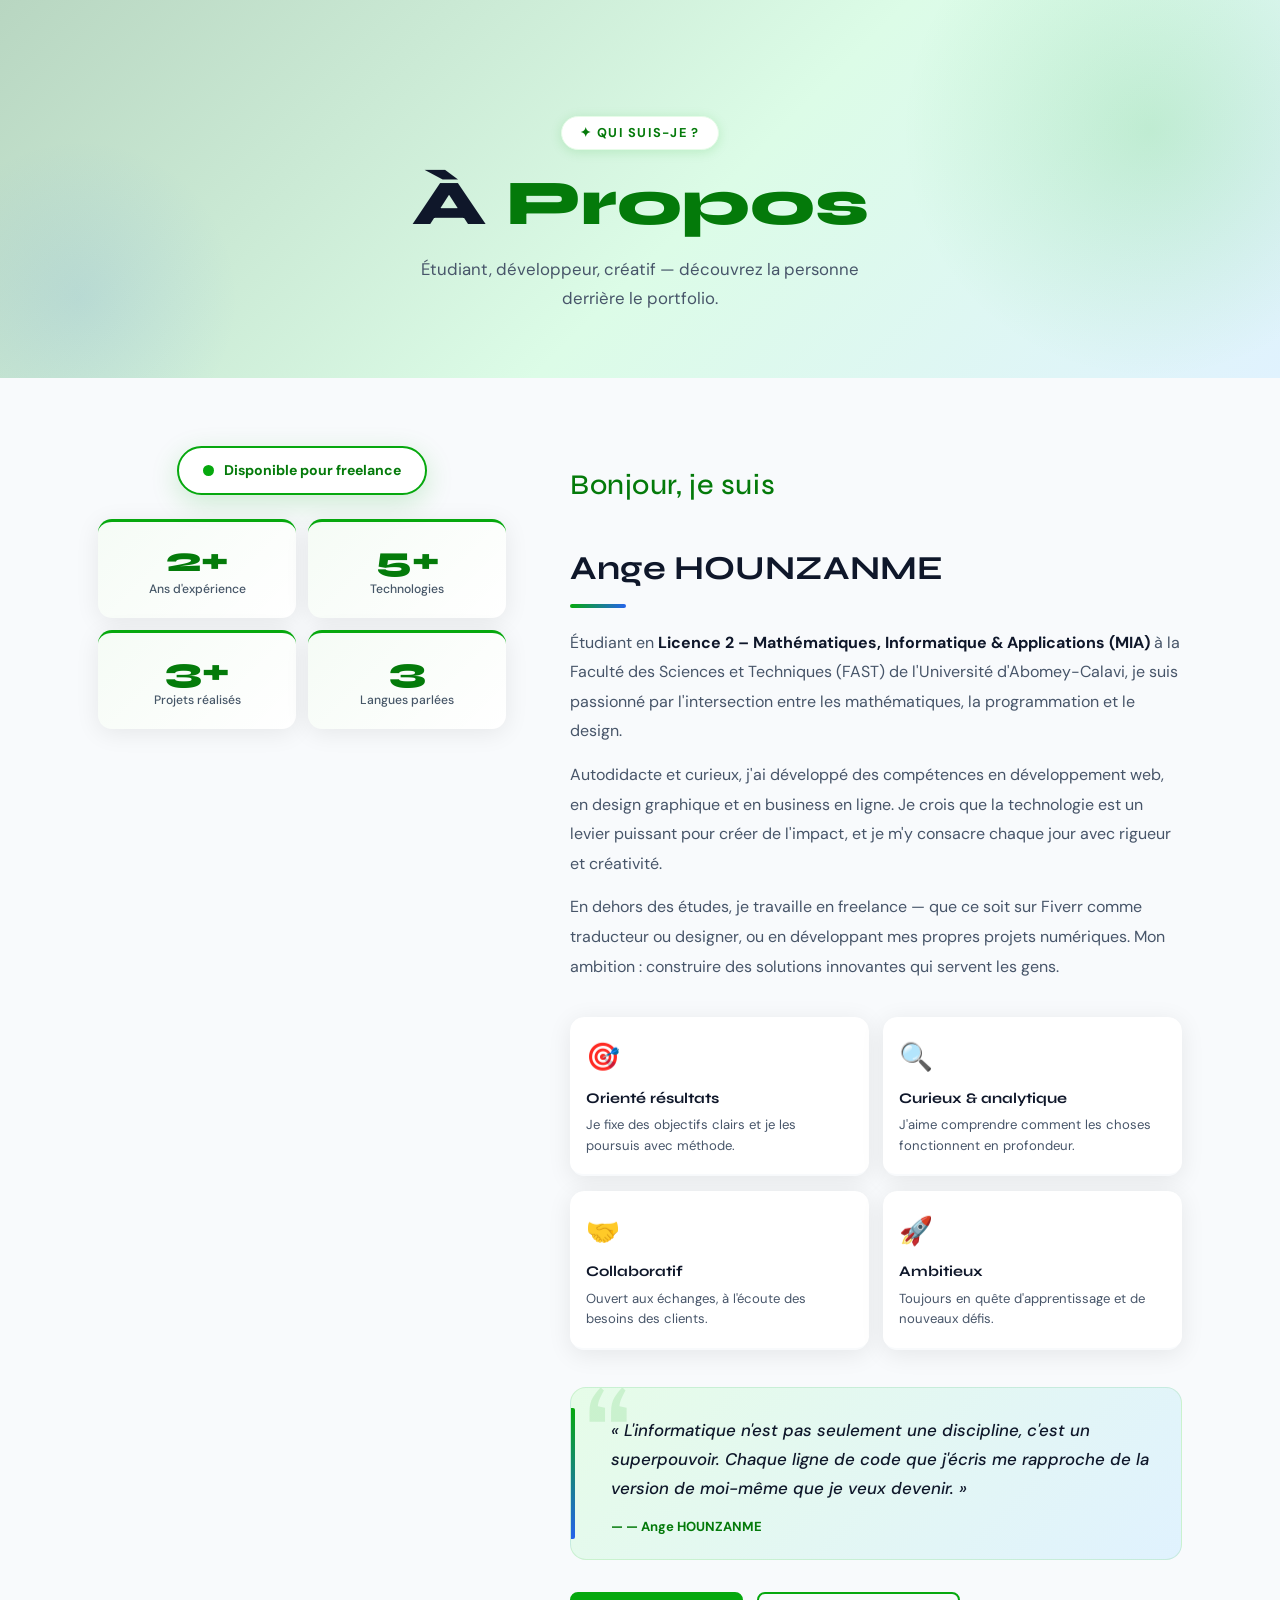
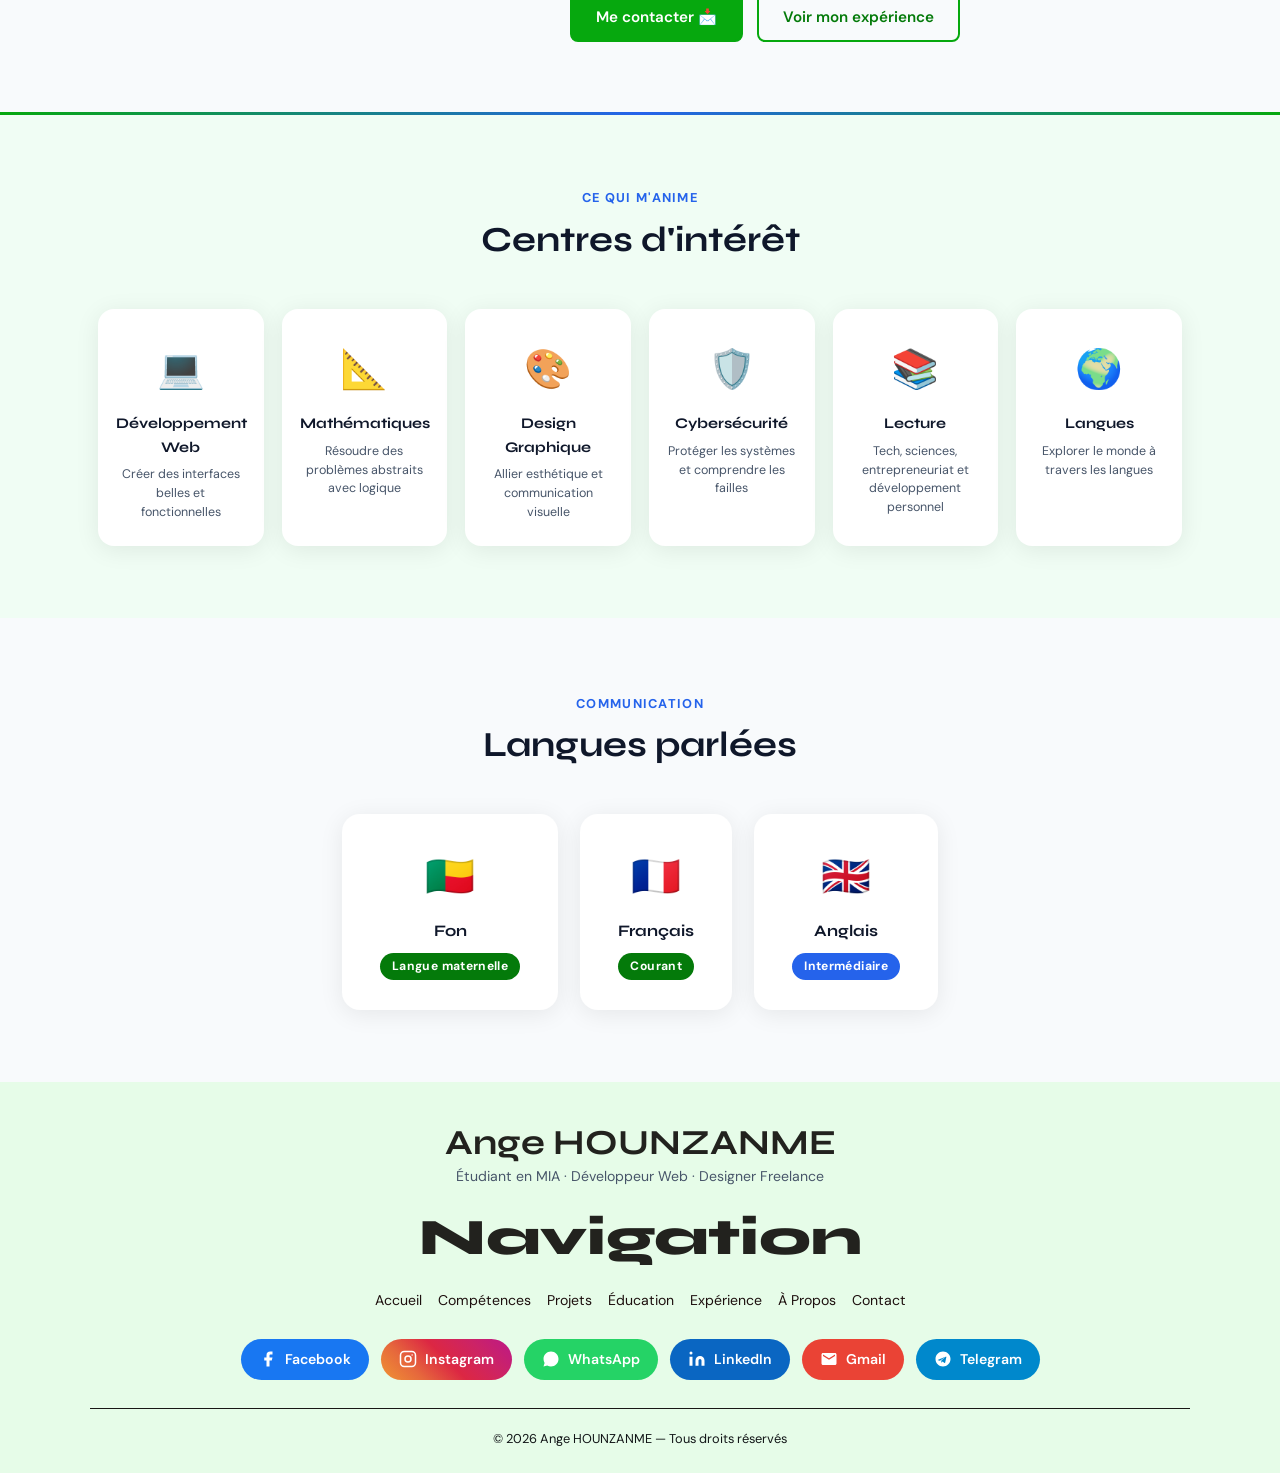
<file: apropos.html>
<!DOCTYPE html>
<html lang="fr">
<head>
    <meta charset="UTF-8">
    <meta name="viewport" content="width=device-width, initial-scale=1.0">
    <title>À Propos – Ange HOUNZANME</title>
    <link rel="stylesheet" href="style.css">
    <link href="https://fonts.googleapis.com/css2?family=Syne:wght@400;600;700;800&family=DM+Sans:ital,wght@0,300;0,400;0,500;1,300&display=swap" rel="stylesheet">
</head>
<body>

<div class="about-hero">
    <div>
        <div class="about-hero-tag">✦ Qui suis-je ?</div>
        <h1>À <span style="color:var(--green-dark)">Propos</span></h1>
        <p>Étudiant, développeur, créatif — découvrez la personne derrière le portfolio.</p>
    </div>
</div>

<section class="about-section">
    <div class="container">
        <div class="about-grid">

            <div class="about-portrait">
                
                <div class="portrait-badge">
                    <div class="dot"></div>
                    <span>Disponible pour freelance</span>
                </div>
                <div class="portrait-stats">
                    <div class="stat-chip">
                        <div class="stat-num">2+</div>
                        <div class="stat-label">Ans d'expérience</div>
                    </div>
                    <div class="stat-chip">
                        <div class="stat-num">5+</div>
                        <div class="stat-label">Technologies</div>
                    </div>
                    <div class="stat-chip">
                        <div class="stat-num">3+</div>
                        <div class="stat-label">Projets réalisés</div>
                    </div>
                    <div class="stat-chip">
                        <div class="stat-num">3</div>
                        <div class="stat-label">Langues parlées</div>
                    </div>
                </div>
            </div>

            <div class="about-content">
                <div class="about-intro">
                    <h2><span class="hi">Bonjour, je suis</span><br>Ange HOUNZANME</h2>
                    <p>
                        Étudiant en <strong>Licence 2 – Mathématiques, Informatique & Applications (MIA)</strong> 
                        à la Faculté des Sciences et Techniques (FAST) de l'Université d'Abomey-Calavi, 
                        je suis passionné par l'intersection entre les mathématiques, 
                        la programmation et le design.
                    </p>
                    <p>
                        Autodidacte et curieux, j'ai développé des compétences en développement web, 
                        en design graphique et en business en ligne. Je crois que la technologie 
                        est un levier puissant pour créer de l'impact, et je m'y consacre chaque jour 
                        avec rigueur et créativité.
                    </p>
                    <p>
                        En dehors des études, je travaille en freelance — que ce soit sur Fiverr 
                        comme traducteur ou designer, ou en développant mes propres projets numériques. 
                        Mon ambition : construire des solutions innovantes qui servent les gens.
                    </p>
                </div>

                <!-- Traits de caractère -->
                <div class="about-traits">
                    <div class="trait-card">
                        <div class="trait-icon">🎯</div>
                        <h4>Orienté résultats</h4>
                        <p>Je fixe des objectifs clairs et je les poursuis avec méthode.</p>
                    </div>
                    <div class="trait-card">
                        <div class="trait-icon">🔍</div>
                        <h4>Curieux & analytique</h4>
                        <p>J'aime comprendre comment les choses fonctionnent en profondeur.</p>
                    </div>
                    <div class="trait-card">
                        <div class="trait-icon">🤝</div>
                        <h4>Collaboratif</h4>
                        <p>Ouvert aux échanges, à l'écoute des besoins des clients.</p>
                    </div>
                    <div class="trait-card">
                        <div class="trait-icon">🚀</div>
                        <h4>Ambitieux</h4>
                        <p>Toujours en quête d'apprentissage et de nouveaux défis.</p>
                    </div>
                </div>

                <div class="about-quote">
                    <p>
                        « L'informatique n'est pas seulement une discipline, c'est un superpouvoir. 
                        Chaque ligne de code que j'écris me rapproche de la version de moi-même 
                        que je veux devenir. »
                    </p>
                    <cite>— Ange HOUNZANME</cite>
                </div>

                <!-- Boutons CTA -->
                <div class="about-cta">
                    <a href="contact.html" class="btn btn-primary">Me contacter 📩</a>
                    <a href="experience.html" class="btn btn-outline">Voir mon expérience</a>
                </div>
            </div>

        </div>
    </div>
</section>

<section class="interests-section">
    <div class="container">
        <div class="section-header">
            <span class="section-tag">Ce qui m'anime</span>
            <h2>Centres d'intérêt</h2>
        </div>
        <div class="interests-grid">
            <div class="interest-item">
                <div class="int-icon">💻</div>
                <h4>Développement Web</h4>
                <p>Créer des interfaces belles et fonctionnelles</p>
            </div>
            <div class="interest-item">
                <div class="int-icon">📐</div>
                <h4>Mathématiques</h4>
                <p>Résoudre des problèmes abstraits avec logique</p>
            </div>
            <div class="interest-item">
                <div class="int-icon">🎨</div>
                <h4>Design Graphique</h4>
                <p>Allier esthétique et communication visuelle</p>
            </div>
            <div class="interest-item">
                <div class="int-icon">🛡️</div>
                <h4>Cybersécurité</h4>
                <p>Protéger les systèmes et comprendre les failles</p>
            </div>
            <div class="interest-item">
                <div class="int-icon">📚</div>
                <h4>Lecture</h4>
                <p>Tech, sciences, entrepreneuriat et développement personnel</p>
            </div>
            <div class="interest-item">
                <div class="int-icon">🌍</div>
                <h4>Langues</h4>
                <p>Explorer le monde à travers les langues</p>
            </div>
        </div>
    </div>
</section>

<section class="languages-section">
    <div class="container">
        <div class="section-header">
            <span class="section-tag">Communication</span>
            <h2>Langues parlées</h2>
        </div>
        <div class="lang-grid">
            <div class="lang-card">
                <div class="lang-flag">🇧🇯</div>
                <div class="lang-name">Fon </div>
                <div class="lang-level native">Langue maternelle</div>
            </div>
            <div class="lang-card">
                <div class="lang-flag">🇫🇷</div>
                <div class="lang-name">Français</div>
                <div class="lang-level native">Courant</div>
            </div>
            <div class="lang-card">
                <div class="lang-flag">🇬🇧</div>
                <div class="lang-name">Anglais</div>
                <div class="lang-level good">Intermédiaire</div>
            </div>
        </div>
    </div>
</section>

<footer>
    <div class="footer-content">
        <div class="footer-brand">
            <h2>Ange HOUNZANME</h2>
            <p>Étudiant en MIA · Développeur Web · Designer Freelance</p>
        </div>
        <h1>Navigation</h1>
        <nav class="footer-nav">
            <a href="index.html">Accueil</a>
            <a href="skills.html">Compétences</a>
            <a href="projets.html">Projets</a>
            <a href="education.html">Éducation</a>
            <a href="experience.html">Expérience</a>
            <a href="apropos.html">À Propos</a>
            <a href="contact.html">Contact</a>
        </nav>
        <div class="footer-social">
            <a href="https://facebook.com/profil.php?id=61578856828419" target="_blank" class="social-btn facebook" title="Facebook">
                <svg viewBox="0 0 24 24" fill="currentColor"><path d="M18 2h-3a5 5 0 0 0-5 5v3H7v4h3v8h4v-8h3l1-4h-4V7a1 1 0 0 1 1-1h3z"/></svg>
                <span>Facebook</span>
            </a>
            <a href="https://instagram.com/@ANGE906039" target="_blank" class="social-btn instagram" title="Instagram">
                <svg viewBox="0 0 24 24" fill="none" stroke="currentColor" stroke-width="2"><rect x="2" y="2" width="20" height="20" rx="5" ry="5"/><circle cx="12" cy="12" r="4"/><circle cx="17.5" cy="6.5" r="1" fill="currentColor" stroke="none"/></svg>
                <span>Instagram</span>
            </a>
            <a href="https://wa.me/2290157300414" target="_blank" class="social-btn whatsapp" title="WhatsApp">
                <svg viewBox="0 0 24 24" fill="currentColor"><path d="M17.472 14.382c-.297-.149-1.758-.867-2.03-.967-.273-.099-.471-.148-.67.15-.197.297-.767.966-.94 1.164-.173.199-.347.223-.644.075-.297-.15-1.255-.463-2.39-1.475-.883-.788-1.48-1.761-1.653-2.059-.173-.297-.018-.458.13-.606.134-.133.298-.347.446-.52.149-.174.198-.298.298-.497.099-.198.05-.371-.025-.52-.075-.149-.669-1.612-.916-2.207-.242-.579-.487-.5-.669-.51-.173-.008-.371-.01-.57-.01-.198 0-.52.074-.792.372-.272.297-1.04 1.016-1.04 2.479 0 1.462 1.065 2.875 1.213 3.074.149.198 2.096 3.2 5.077 4.487.709.306 1.262.489 1.694.625.712.227 1.36.195 1.871.118.571-.085 1.758-.719 2.006-1.413.248-.694.248-1.289.173-1.413-.074-.124-.272-.198-.57-.347zM12 2C6.477 2 2 6.477 2 12c0 1.89.525 3.66 1.438 5.168L2 22l4.985-1.41A9.956 9.956 0 0 0 12 22c5.523 0 10-4.477 10-10S17.523 2 12 2z"/></svg>
                <span>WhatsApp</span>
            </a>
            <a href="https://linkedin.com/in/ange-hounzanme-00431a322" target="_blank" class="social-btn linkedin" title="LinkedIn">
                <svg viewBox="0 0 24 24" fill="currentColor"><path d="M16 8a6 6 0 0 1 6 6v7h-4v-7a2 2 0 0 0-2-2 2 2 0 0 0-2 2v7h-4v-7a6 6 0 0 1 6-6z"/><rect x="2" y="9" width="4" height="12"/><circle cx="4" cy="4" r="2"/></svg>
                <span>LinkedIn</span>
            </a>
            <a href="mailto:angehounzanme@gmail.com" class="social-btn gmail" title="Gmail">
                <svg viewBox="0 0 24 24" fill="currentColor"><path d="M20 4H4c-1.1 0-2 .9-2 2v12c0 1.1.9 2 2 2h16c1.1 0 2-.9 2-2V6c0-1.1-.9-2-2-2zm0 4-8 5-8-5V6l8 5 8-5v2z"/></svg>
                <span>Gmail</span>
            </a>
            <a href="https://t.me/@ange12300" target="_blank" class="social-btn telegram" title="Telegram">
                <svg viewBox="0 0 24 24" fill="currentColor"><path d="M12 2C6.48 2 2 6.48 2 12s4.48 10 10 10 10-4.48 10-10S17.52 2 12 2zm4.64 6.8-1.7 8.02c-.12.55-.46.68-.93.42l-2.58-1.9-1.24 1.2c-.14.14-.26.26-.53.26l.19-2.66 4.84-4.37c.21-.19-.05-.29-.32-.1L7.9 14.49l-2.53-.79c-.55-.17-.56-.55.12-.82l9.89-3.81c.46-.17.86.11.26.73z"/></svg>
                <span>Telegram</span>
            </a>
        </div>
        <p class="footer-copy">© 2026 Ange HOUNZANME — Tous droits réservés</p>
    </div>
</footer>

<script>
    function toggleMenu() {
        const links = document.getElementById("navLinks");
        const toggle = document.getElementById("menuToggle");
        links.classList.toggle("active");
        toggle.textContent = links.classList.contains("active") ? "✕" : "☰";
    }
    window.addEventListener("scroll", () => {
        document.getElementById("navbar").classList.toggle("scrolled", window.scrollY > 50);
    });
</script>
</body>
</html>
</file>
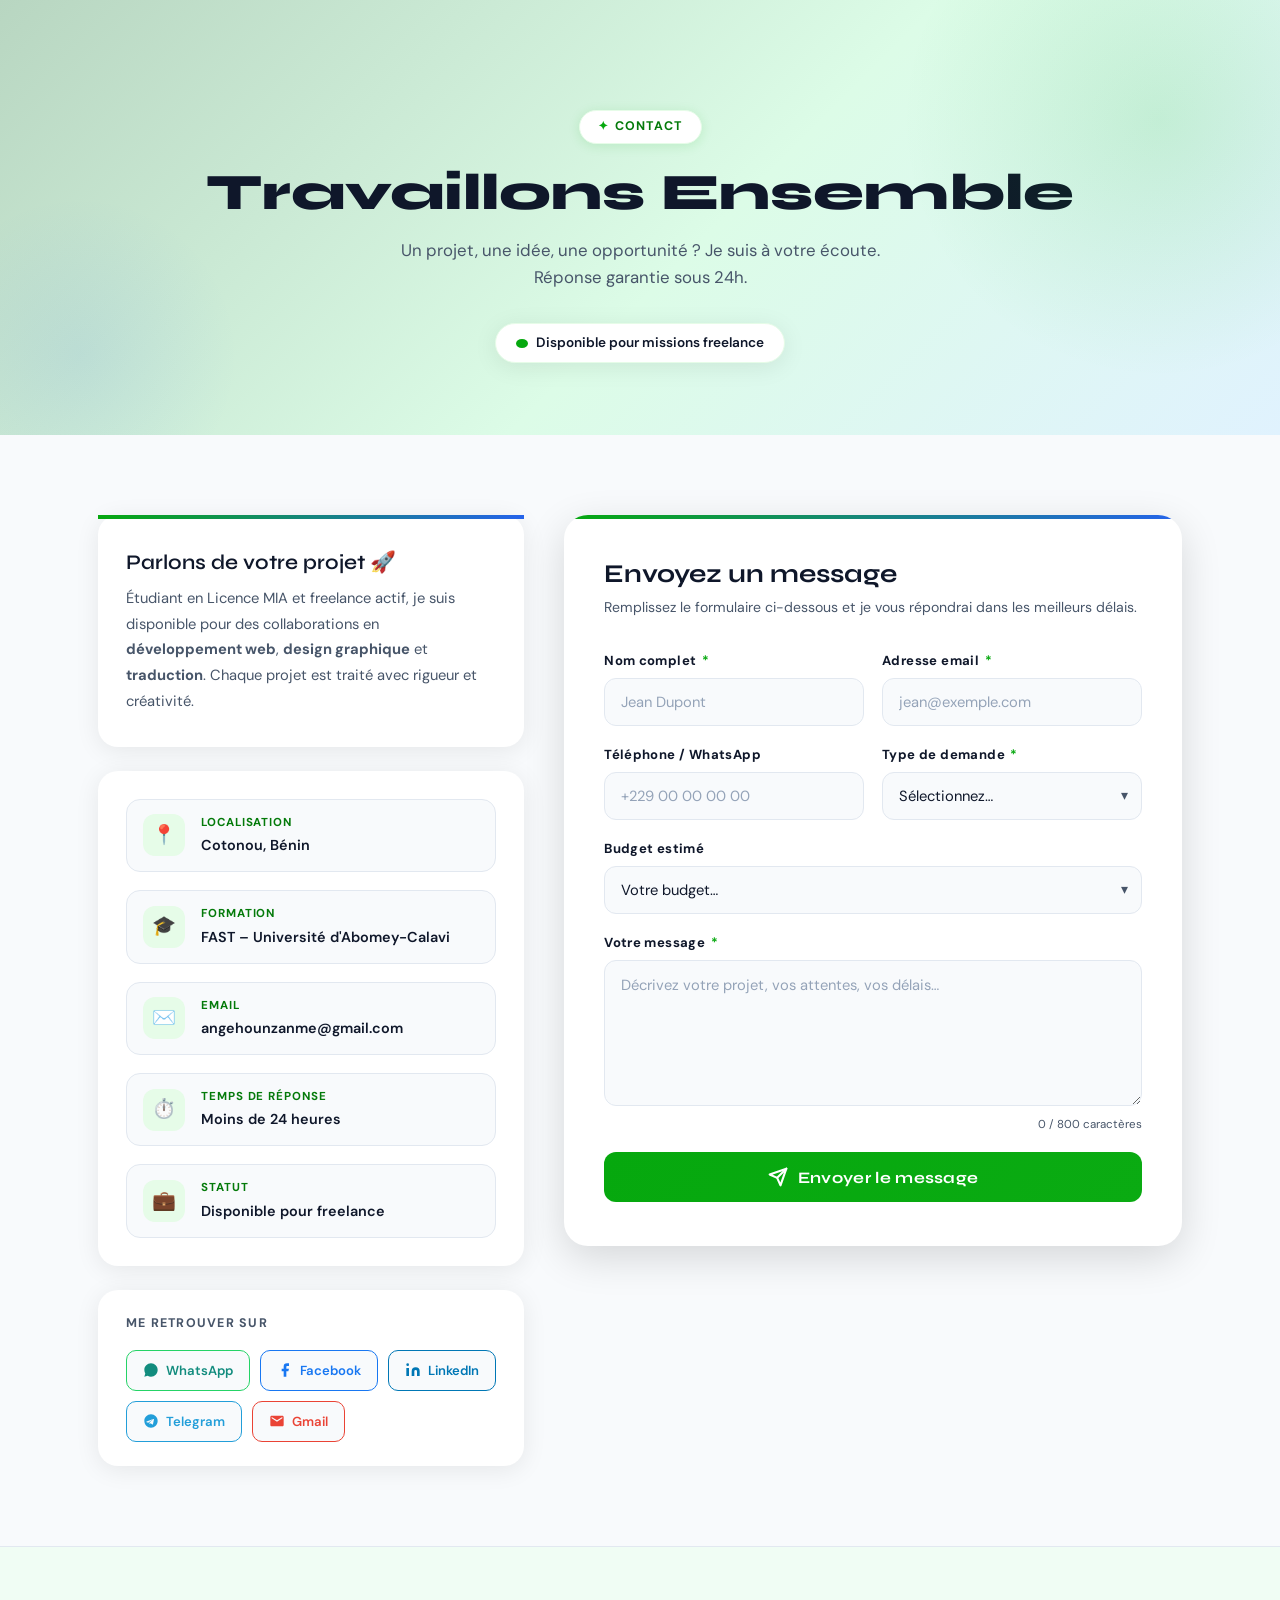
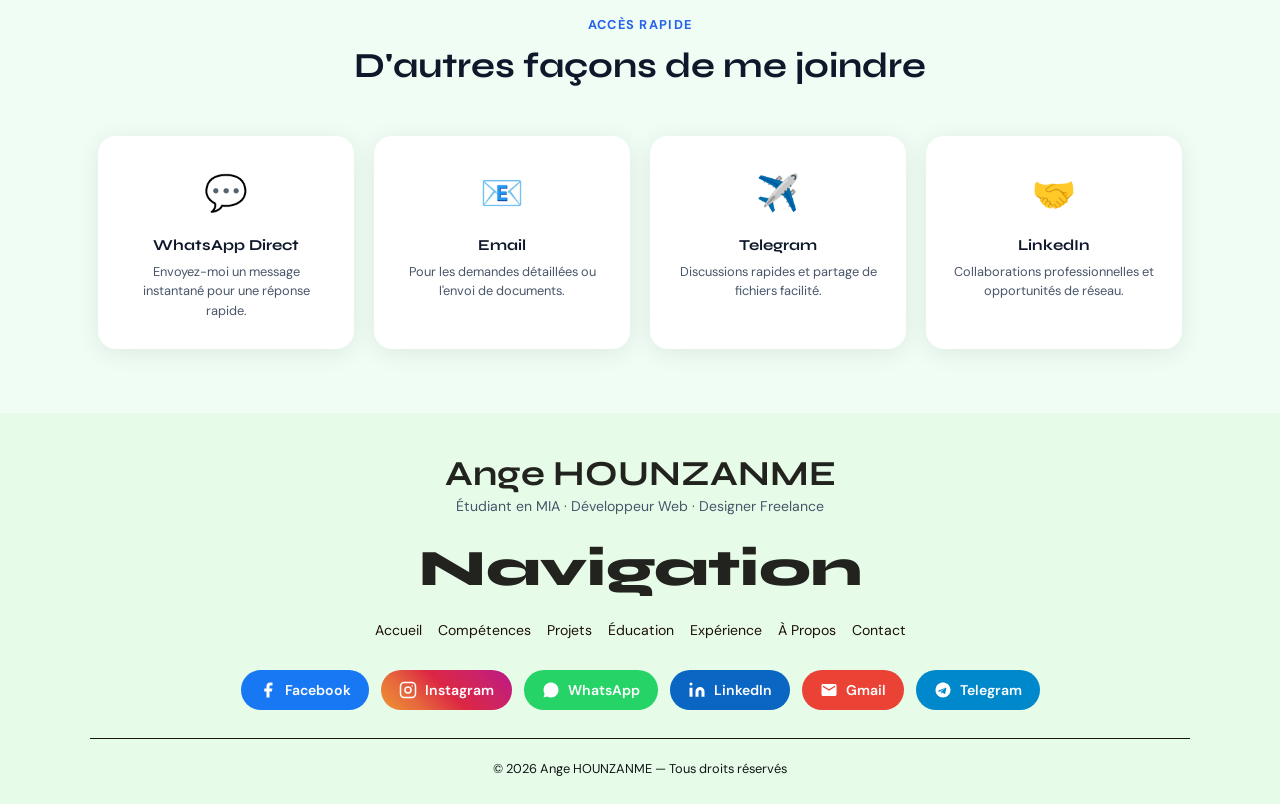
<file: contact.html>
<!DOCTYPE html>
<html lang="fr">
<head>
    <meta charset="UTF-8">
    <meta name="viewport" content="width=device-width, initial-scale=1.0">
    <title>Contact – Ange HOUNZANME</title>
    <link rel="stylesheet" href="style.css">
    <link href="https://fonts.googleapis.com/css2?family=Syne:wght@400;700;800&family=DM+Sans:wght@400;500;600&display=swap" rel="stylesheet">
    
</head>
<body>

    <div class="contact-hero">
        <div class="hero-tag-pill">Contact</div>
        <h1>Travaillons Ensemble</h1>
        <p class="hero-sub">Un projet, une idée, une opportunité ? Je suis à votre écoute. Réponse garantie sous 24h.</p>
        <div class="avail-badge">
            <span class="avail-dot"></span>
            Disponible pour missions freelance
        </div>
    </div>

    <section class="contact-section">
        <div class="container">
            <div class="contact-layout">

                <div class="contact-left">

                    <div class="intro-card">
                        <h3>Parlons de votre projet 🚀</h3>
                        <p>Étudiant en Licence MIA et freelance actif, je suis disponible pour des collaborations en <strong>développement web</strong>, <strong>design graphique</strong> et <strong>traduction</strong>. Chaque projet est traité avec rigueur et créativité.</p>
                    </div>
                    <div class="info-card">
                        <div class="info-item">
                            <div class="info-icon-box">📍</div>
                            <div>
                                <div class="info-text-label">Localisation</div>
                                <div class="info-text-value">Cotonou, Bénin</div>
                            </div>
                        </div>
                        <div class="info-item">
                            <div class="info-icon-box">🎓</div>
                            <div>
                                <div class="info-text-label">Formation</div>
                                <div class="info-text-value">FAST – Université d'Abomey-Calavi</div>
                            </div>
                        </div>
                        <div class="info-item">
                            <div class="info-icon-box">✉️</div>
                            <div>
                                <div class="info-text-label">Email</div>
                                <div class="info-text-value">angehounzanme@gmail.com</div>
                            </div>
                        </div>
                        <div class="info-item">
                            <div class="info-icon-box">⏱️</div>
                            <div>
                                <div class="info-text-label">Temps de réponse</div>
                                <div class="info-text-value">Moins de 24 heures</div>
                            </div>
                        </div>
                        <div class="info-item">
                            <div class="info-icon-box">💼</div>
                            <div>
                                <div class="info-text-label">Statut</div>
                                <div class="info-text-value">Disponible pour freelance</div>
                            </div>
                        </div>
                    </div>

                    <div class="social-card">
                        <div class="social-card-title">Me retrouver sur</div>
                        <div class="social-links-row">
                            <a href="https://wa.me/2290157300414" target="_blank" class="soc-link wa">
                                <svg viewBox="0 0 24 24" fill="currentColor"><path d="M17.472 14.382c-.297-.149-1.758-.867-2.03-.967-.273-.099-.471-.148-.67.15-.197.297-.767.966-.94 1.164-.173.199-.347.223-.644.075-.297-.15-1.255-.463-2.39-1.475-.883-.788-1.48-1.761-1.653-2.059-.173-.297-.018-.458.13-.606.134-.133.298-.347.446-.52.149-.174.198-.298.298-.497.099-.198.05-.371-.025-.52-.075-.149-.669-1.612-.916-2.207-.242-.579-.487-.5-.669-.51-.173-.008-.371-.01-.57-.01-.198 0-.52.074-.792.372-.272.297-1.04 1.016-1.04 2.479 0 1.462 1.065 2.875 1.213 3.074.149.198 2.096 3.2 5.077 4.487.709.306 1.262.489 1.694.625.712.227 1.36.195 1.871.118.571-.085 1.758-.719 2.006-1.413.248-.694.248-1.289.173-1.413-.074-.124-.272-.198-.57-.347zM12 2C6.477 2 2 6.477 2 12c0 1.89.525 3.66 1.438 5.168L2 22l4.985-1.41A9.956 9.956 0 0 0 12 22c5.523 0 10-4.477 10-10S17.523 2 12 2z"/></svg>
                                WhatsApp
                            </a>
                            <a href="https://facebook.com/TONPROFIL" target="_blank" class="soc-link fb">
                                <svg viewBox="0 0 24 24" fill="currentColor"><path d="M18 2h-3a5 5 0 0 0-5 5v3H7v4h3v8h4v-8h3l1-4h-4V7a1 1 0 0 1 1-1h3z"/></svg>
                                Facebook
                            </a>
                            <a href="https://linkedin.com/in/TONPROFIL" target="_blank" class="soc-link li">
                                <svg viewBox="0 0 24 24" fill="currentColor"><path d="M16 8a6 6 0 0 1 6 6v7h-4v-7a2 2 0 0 0-2-2 2 2 0 0 0-2 2v7h-4v-7a6 6 0 0 1 6-6z"/><rect x="2" y="9" width="4" height="12"/><circle cx="4" cy="4" r="2"/></svg>
                                LinkedIn
                            </a>
                            <a href="https://t.me/@ange12300" target="_blank" class="soc-link tg">
                                <svg viewBox="0 0 24 24" fill="currentColor"><path d="M12 2C6.48 2 2 6.48 2 12s4.48 10 10 10 10-4.48 10-10S17.52 2 12 2zm4.64 6.8-1.7 8.02c-.12.55-.46.68-.93.42l-2.58-1.9-1.24 1.2c-.14.14-.26.26-.53.26l.19-2.66 4.84-4.37c.21-.19-.05-.29-.32-.1L7.9 14.49l-2.53-.79c-.55-.17-.56-.55.12-.82l9.89-3.81c.46-.17.86.11.26.73z"/></svg>
                                Telegram
                            </a>
                            <a href="mailto:angehounzanme@gmail.com" class="soc-link gm">
                                <svg viewBox="0 0 24 24" fill="currentColor"><path d="M20 4H4c-1.1 0-2 .9-2 2v12c0 1.1.9 2 2 2h16c1.1 0 2-.9 2-2V6c0-1.1-.9-2-2-2zm0 4-8 5-8-5V6l8 5 8-5v2z"/></svg>
                                Gmail
                            </a>
                        </div>
                    </div>

                </div>
                <div class="form-card">
                    <div class="form-card-header">
                        <h2>Envoyez un message</h2>
                        <p>Remplissez le formulaire ci-dessous et je vous répondrai dans les meilleurs délais.</p>
                    </div>

                    <form id="contactForm" novalidate>

                        <div class="form-row">
                            <div class="form-grp">
                                <label for="name">Nom complet <span class="req">*</span></label>
                                <input type="text" id="name" placeholder="Jean Dupont" autocomplete="name" required>
                            </div>
                            <div class="form-grp">
                                <label for="email">Adresse email <span class="req">*</span></label>
                                <input type="email" id="email" placeholder="jean@exemple.com" autocomplete="email" required>
                            </div>
                        </div>

                        <div class="form-row">
                            <div class="form-grp">
                                <label for="phone">Téléphone / WhatsApp</label>
                                <input type="tel" id="phone" placeholder="+229 00 00 00 00" autocomplete="tel">
                            </div>
                            <div class="form-grp">
                                <label for="subject">Type de demande <span class="req">*</span></label>
                                <div class="select-wrap">
                                    <select id="subject" required>
                                        <option value="" disabled selected>Sélectionnez…</option>
                                        <option value="webdev">Développement Web</option>
                                        <option value="design">Design Graphique</option>
                                        <option value="translation">Traduction</option>
                                        <option value="collaboration">Collaboration</option>
                                        <option value="ecommerce">E-commerce</option>
                                        <option value="autre">Autre</option>
                                    </select>
                                </div>
                            </div>
                        </div>

                        <div class="form-grp">
                            <label for="budget">Budget estimé</label>
                            <div class="select-wrap">
                                <select id="budget">
                                    <option value="" disabled selected>Votre budget…</option>
                                    <option value="small">Moins de 50 000 FCFA</option>
                                    <option value="medium">50 000 – 150 000 FCFA</option>
                                    <option value="large">150 000 – 500 000 FCFA</option>
                                    <option value="xlarge">Plus de 500 000 FCFA</option>
                                    <option value="discuss">À discuter</option>
                                </select>
                            </div>
                        </div>

                        <div class="form-grp">
                            <label for="message">Votre message <span class="req">*</span></label>
                            <textarea id="message" rows="5" placeholder="Décrivez votre projet, vos attentes, vos délais…" maxlength="800" required></textarea>
                            <div class="char-count"><span id="charCount">0</span> / 800 caractères</div>
                        </div>

                        <button type="submit" class="submit-btn">
                            <svg viewBox="0 0 24 24" fill="none" stroke="currentColor" stroke-width="2.5" stroke-linecap="round" stroke-linejoin="round">
                                <line x1="22" y1="2" x2="11" y2="13"/><polygon points="22 2 15 22 11 13 2 9 22 2"/>
                            </svg>
                            Envoyer le message
                        </button>

                        <div class="form-feedback success" id="successMsg">
                            <span>✅</span> Message envoyé avec succès ! Je vous répondrai sous 24h.
                        </div>
                        <div class="form-feedback error" id="errorMsg">
                            <span>⚠️</span> Veuillez remplir tous les champs obligatoires.
                        </div>

                    </form>
                </div>

            </div>
        </div>
    </section>
    <section class="quick-section">
        <div class="container">
            <div class="section-header">
                <span class="section-tag">Accès Rapide</span>
                <h2>D'autres façons de me joindre</h2>
            </div>
            <div class="quick-grid">
                <a href="https://wa.me/2290157300414" target="_blank" class="quick-card">
                    <span class="quick-icon">💬</span>
                    <h4>WhatsApp Direct</h4>
                    <p>Envoyez-moi un message instantané pour une réponse rapide.</p>
                </a>
                <a href="mailto:angehounzanme@gmail.com" class="quick-card">
                    <span class="quick-icon">📧</span>
                    <h4>Email</h4>
                    <p>Pour les demandes détaillées ou l'envoi de documents.</p>
                </a>
                <a href="https://t.me/@ange12300" target="_blank" class="quick-card">
                    <span class="quick-icon">✈️</span>
                    <h4>Telegram</h4>
                    <p>Discussions rapides et partage de fichiers facilité.</p>
                </a>
                <a href="https://linkedin.com/in/TONPROFIL" target="_blank" class="quick-card">
                    <span class="quick-icon">🤝</span>
                    <h4>LinkedIn</h4>
                    <p>Collaborations professionnelles et opportunités de réseau.</p>
                </a>
            </div>
        </div>
    </section>

<footer>
    <div class="footer-content">
        <div class="footer-brand">
            <h2>Ange HOUNZANME</h2>
            <p>Étudiant en MIA · Développeur Web · Designer Freelance</p>
        </div>
        <h1>Navigation</h1>
        <nav class="footer-nav">
            <a href="index.html">Accueil</a>
            <a href="skills.html">Compétences</a>
            <a href="projets.html">Projets</a>
            <a href="education.html">Éducation</a>
            <a href="experience.html">Expérience</a>
            <a href="apropos.html">À Propos</a>
            <a href="contact.html">Contact</a>
        </nav>
        <div class="footer-social">
            <a href="https://facebook.com/TONPROFIL" target="_blank" class="social-btn facebook" title="Facebook">
                <svg viewBox="0 0 24 24" fill="currentColor"><path d="M18 2h-3a5 5 0 0 0-5 5v3H7v4h3v8h4v-8h3l1-4h-4V7a1 1 0 0 1 1-1h3z"/></svg>
                <span>Facebook</span>
            </a>
            <a href="https://instagram.com/TONPROFIL" target="_blank" class="social-btn instagram" title="Instagram">
                <svg viewBox="0 0 24 24" fill="none" stroke="currentColor" stroke-width="2"><rect x="2" y="2" width="20" height="20" rx="5" ry="5"/><circle cx="12" cy="12" r="4"/><circle cx="17.5" cy="6.5" r="1" fill="currentColor" stroke="none"/></svg>
                <span>Instagram</span>
            </a>
            <a href="https://wa.me/2290157300414" target="_blank" class="social-btn whatsapp" title="WhatsApp">
                <svg viewBox="0 0 24 24" fill="currentColor"><path d="M17.472 14.382c-.297-.149-1.758-.867-2.03-.967-.273-.099-.471-.148-.67.15-.197.297-.767.966-.94 1.164-.173.199-.347.223-.644.075-.297-.15-1.255-.463-2.39-1.475-.883-.788-1.48-1.761-1.653-2.059-.173-.297-.018-.458.13-.606.134-.133.298-.347.446-.52.149-.174.198-.298.298-.497.099-.198.05-.371-.025-.52-.075-.149-.669-1.612-.916-2.207-.242-.579-.487-.5-.669-.51-.173-.008-.371-.01-.57-.01-.198 0-.52.074-.792.372-.272.297-1.04 1.016-1.04 2.479 0 1.462 1.065 2.875 1.213 3.074.149.198 2.096 3.2 5.077 4.487.709.306 1.262.489 1.694.625.712.227 1.36.195 1.871.118.571-.085 1.758-.719 2.006-1.413.248-.694.248-1.289.173-1.413-.074-.124-.272-.198-.57-.347zM12 2C6.477 2 2 6.477 2 12c0 1.89.525 3.66 1.438 5.168L2 22l4.985-1.41A9.956 9.956 0 0 0 12 22c5.523 0 10-4.477 10-10S17.523 2 12 2z"/></svg>
                <span>WhatsApp</span>
            </a>
            <a href="https://linkedin.com/in/TONPROFIL" target="_blank" class="social-btn linkedin" title="LinkedIn">
                <svg viewBox="0 0 24 24" fill="currentColor"><path d="M16 8a6 6 0 0 1 6 6v7h-4v-7a2 2 0 0 0-2-2 2 2 0 0 0-2 2v7h-4v-7a6 6 0 0 1 6-6z"/><rect x="2" y="9" width="4" height="12"/><circle cx="4" cy="4" r="2"/></svg>
                <span>LinkedIn</span>
            </a>
            <a href="mailto:angehounzanme@gmail.com" class="social-btn gmail" title="Gmail">
                <svg viewBox="0 0 24 24" fill="currentColor"><path d="M20 4H4c-1.1 0-2 .9-2 2v12c0 1.1.9 2 2 2h16c1.1 0 2-.9 2-2V6c0-1.1-.9-2-2-2zm0 4-8 5-8-5V6l8 5 8-5v2z"/></svg>
                <span>Gmail</span>
            </a>
            <a href="https://t.me/@ange12300" target="_blank" class="social-btn telegram" title="Telegram">
                <svg viewBox="0 0 24 24" fill="currentColor"><path d="M12 2C6.48 2 2 6.48 2 12s4.48 10 10 10 10-4.48 10-10S17.52 2 12 2zm4.64 6.8-1.7 8.02c-.12.55-.46.68-.93.42l-2.58-1.9-1.24 1.2c-.14.14-.26.26-.53.26l.19-2.66 4.84-4.37c.21-.19-.05-.29-.32-.1L7.9 14.49l-2.53-.79c-.55-.17-.56-.55.12-.82l9.89-3.81c.46-.17.86.11.26.73z"/></svg>
                <span>Telegram</span>
            </a>
        </div>
        <p class="footer-copy">© 2026 Ange HOUNZANME — Tous droits réservés</p>
    </div>
</footer>

<script>
    
    const msgArea  = document.getElementById('message');
    const charSpan = document.getElementById('charCount');
    msgArea.addEventListener('input', () => {
        charSpan.textContent = msgArea.value.length;
    });

    document.getElementById('contactForm').addEventListener('submit', function(e) {
        e.preventDefault();

        const name    = document.getElementById('name').value.trim();
        const email   = document.getElementById('email').value.trim();
        const subject = document.getElementById('subject').value;
        const message = document.getElementById('message').value.trim();
        const success = document.getElementById('successMsg');
        const error   = document.getElementById('errorMsg');

        success.classList.remove('show');
        error.classList.remove('show');

        if (!name || !email || !subject || !message) {
            error.classList.add('show');
            error.scrollIntoView({ behavior: 'smooth', block: 'nearest' });
            return;
        }

        const emailRe = /^[^\s@]+@[^\s@]+\.[^\s@]+$/;
        if (!emailRe.test(email)) {
            error.querySelector('span').nextSibling.textContent = ' Veuillez entrer une adresse email valide.';
            error.classList.add('show');
            return;
        }

        const btn = document.querySelector('.submit-btn');
        btn.disabled = true;
        btn.innerHTML = '<svg viewBox="0 0 24 24" fill="none" stroke="currentColor" stroke-width="2.5" width="20" height="20"><path d="M12 2v4M12 18v4M4.93 4.93l2.83 2.83M16.24 16.24l2.83 2.83M2 12h4M18 12h4M4.93 19.07l2.83-2.83M16.24 7.76l2.83-2.83"/></svg> Envoi en cours…';

        setTimeout(() => {
            btn.disabled = false;
            btn.innerHTML = '<svg viewBox="0 0 24 24" fill="none" stroke="currentColor" stroke-width="2.5" stroke-linecap="round" stroke-linejoin="round" width="20" height="20"><line x1="22" y1="2" x2="11" y2="13"/><polygon points="22 2 15 22 11 13 2 9 22 2"/></svg> Envoyer le message';
            success.classList.add('show');
            this.reset();
            charSpan.textContent = '0';
            success.scrollIntoView({ behavior: 'smooth', block: 'nearest' });
        }, 1600);
    });
</script>
</body>
</html>
</file>
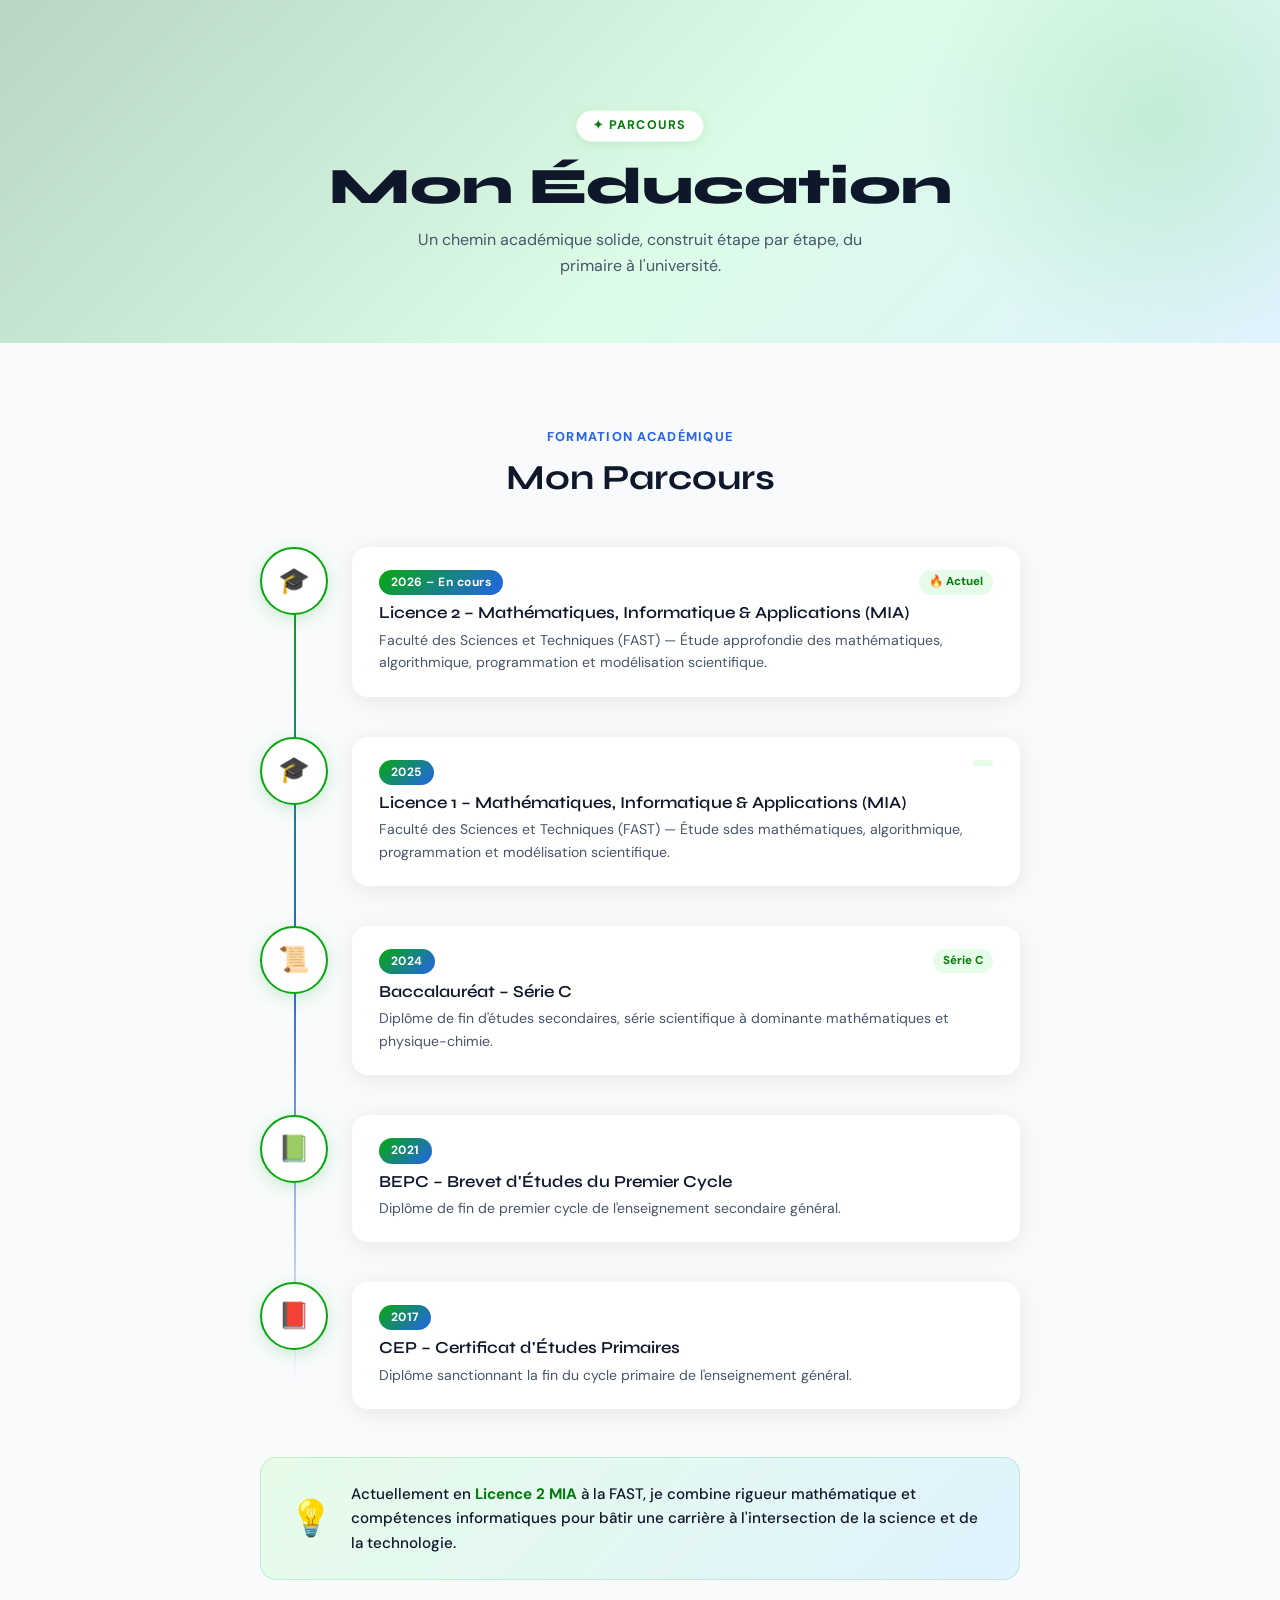
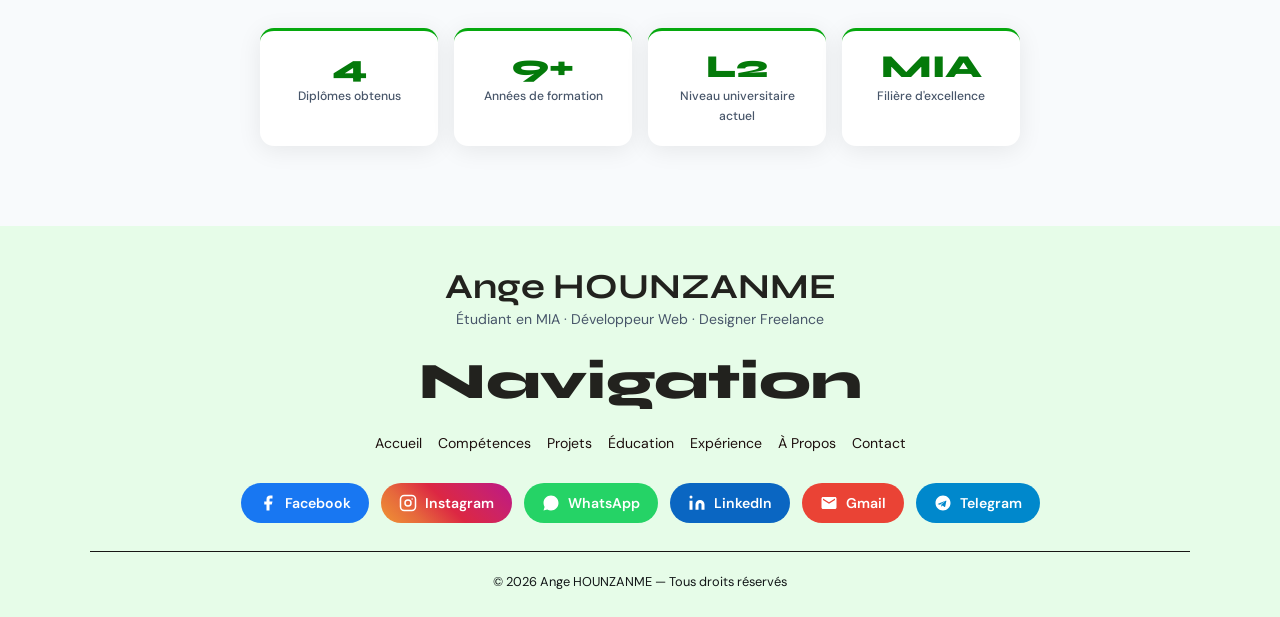
<file: education.html>
<!DOCTYPE html>
<html lang="fr">
<head>
    <meta charset="UTF-8">
    <meta name="viewport" content="width=device-width, initial-scale=1.0">
    <title>Éducation – Ange HOUNZANME</title>
    <link rel="stylesheet" href="style.css">
    <link href="https://fonts.googleapis.com/css2?family=Syne:wght@400;700;800&family=DM+Sans:wght@400;500;600&display=swap" rel="stylesheet">
</head>
<body>

    <div class="page-hero">
        <div class="page-hero-tag">✦ Parcours</div>
        <h1>Mon Éducation</h1>
        <p>Un chemin académique solide, construit étape par étape, du primaire à l'université.</p>
    </div>
    <section class="edu-section">
        <div class="container">
            <div class="section-header">
                <span class="section-tag">Formation Académique</span>
                <h2>Mon Parcours</h2>
            </div>

            <div class="timeline-enhanced">
                
                <div class="timeline-item-enhanced">
                    <div class="timeline-dot-enhanced">🎓</div>
                    <div class="timeline-card">
                        <div class="tcard-top">
                            <span class="tcard-date">2026 – En cours</span>
                            <span class="tcard-badge">🔥 Actuel</span>
                        </div>
                        <h3>Licence 2 – Mathématiques, Informatique & Applications (MIA)</h3>
                        <p>Faculté des Sciences et Techniques (FAST) — Étude approfondie des mathématiques, algorithmique, programmation et modélisation scientifique.</p>
                    </div>
                </div>


                <div class="timeline-item-enhanced">
                    <div class="timeline-dot-enhanced">🎓</div>
                    <div class="timeline-card">
                        <div class="tcard-top">
                            <span class="tcard-date">2025</span>
                            <span class="tcard-badge"></span>
                        </div>
                        <h3>Licence 1 – Mathématiques, Informatique & Applications (MIA)</h3>
                        <p>Faculté des Sciences et Techniques (FAST) — Étude sdes mathématiques, algorithmique, programmation et modélisation scientifique.</p>
                    </div>
                </div>

                <div class="timeline-item-enhanced">
                    <div class="timeline-dot-enhanced">📜</div>
                    <div class="timeline-card">
                        <div class="tcard-top">
                            <span class="tcard-date">2024</span>
                            <span class="tcard-badge">Série C</span>
                        </div>
                        <h3>Baccalauréat – Série C</h3>
                        <p>Diplôme de fin d'études secondaires, série scientifique à dominante mathématiques et physique-chimie.</p>
                    </div>
                </div>

                <div class="timeline-item-enhanced">
                    <div class="timeline-dot-enhanced">📗</div>
                    <div class="timeline-card">
                        <div class="tcard-top">
                            <span class="tcard-date">2021</span>
                        </div>
                        <h3>BEPC – Brevet d'Études du Premier Cycle</h3>
                        <p>Diplôme de fin de premier cycle de l'enseignement secondaire général.</p>
                    </div>
                </div>

                <div class="timeline-item-enhanced">
                    <div class="timeline-dot-enhanced">📕</div>
                    <div class="timeline-card">
                        <div class="tcard-top">
                            <span class="tcard-date">2017</span>
                        </div>
                        <h3>CEP – Certificat d'Études Primaires</h3>
                        <p>Diplôme sanctionnant la fin du cycle primaire de l'enseignement général.</p>
                    </div>
                </div>

            </div>

            <div class="edu-highlight" style="margin-top: 48px;">
                <div class="edu-highlight-icon">💡</div>
                <p>Actuellement en <strong>Licence 2 MIA</strong> à la FAST, je combine rigueur mathématique et compétences informatiques pour bâtir une carrière à l'intersection de la science et de la technologie.</p>
            </div>

            <div class="edu-stats">
                <div class="edu-stat">
                    <div class="edu-stat-num">4</div>
                    <div class="edu-stat-label">Diplômes obtenus</div>
                </div>
                <div class="edu-stat">
                    <div class="edu-stat-num">9+</div>
                    <div class="edu-stat-label">Années de formation</div>
                </div>
                <div class="edu-stat">
                    <div class="edu-stat-num">L2</div>
                    <div class="edu-stat-label">Niveau universitaire actuel</div>
                </div>
                <div class="edu-stat">
                    <div class="edu-stat-num">MIA</div>
                    <div class="edu-stat-label">Filière d'excellence</div>
                </div>
            </div>

        </div>
    </section>

<footer>
    <div class="footer-content">
        <div class="footer-brand">
            <h2>Ange HOUNZANME</h2>
            <p>Étudiant en MIA · Développeur Web · Designer Freelance</p>
        </div>
        <h1>Navigation</h1>
        <nav class="footer-nav">
            <a href="index.html">Accueil</a>
            <a href="skills.html">Compétences</a>
            <a href="projets.html">Projets</a>
            <a href="education.html">Éducation</a>
            <a href="experience.html">Expérience</a>
            <a href="apropos.html">À Propos</a>
            <a href="contact.html">Contact</a>
        </nav>
        <div class="footer-social">
            <a href="https://facebook.com/TONPROFIL" target="_blank" class="social-btn facebook" title="Facebook">
                <svg viewBox="0 0 24 24" fill="currentColor"><path d="M18 2h-3a5 5 0 0 0-5 5v3H7v4h3v8h4v-8h3l1-4h-4V7a1 1 0 0 1 1-1h3z"/></svg>
                <span>Facebook</span>
            </a>
            <a href="https://instagram.com/TONPROFIL" target="_blank" class="social-btn instagram" title="Instagram">
                <svg viewBox="0 0 24 24" fill="none" stroke="currentColor" stroke-width="2"><rect x="2" y="2" width="20" height="20" rx="5" ry="5"/><circle cx="12" cy="12" r="4"/><circle cx="17.5" cy="6.5" r="1" fill="currentColor" stroke="none"/></svg>
                <span>Instagram</span>
            </a>
            <a href="https://wa.me/2290157300414" target="_blank" class="social-btn whatsapp" title="WhatsApp">
                <svg viewBox="0 0 24 24" fill="currentColor"><path d="M17.472 14.382c-.297-.149-1.758-.867-2.03-.967-.273-.099-.471-.148-.67.15-.197.297-.767.966-.94 1.164-.173.199-.347.223-.644.075-.297-.15-1.255-.463-2.39-1.475-.883-.788-1.48-1.761-1.653-2.059-.173-.297-.018-.458.13-.606.134-.133.298-.347.446-.52.149-.174.198-.298.298-.497.099-.198.05-.371-.025-.52-.075-.149-.669-1.612-.916-2.207-.242-.579-.487-.5-.669-.51-.173-.008-.371-.01-.57-.01-.198 0-.52.074-.792.372-.272.297-1.04 1.016-1.04 2.479 0 1.462 1.065 2.875 1.213 3.074.149.198 2.096 3.2 5.077 4.487.709.306 1.262.489 1.694.625.712.227 1.36.195 1.871.118.571-.085 1.758-.719 2.006-1.413.248-.694.248-1.289.173-1.413-.074-.124-.272-.198-.57-.347zM12 2C6.477 2 2 6.477 2 12c0 1.89.525 3.66 1.438 5.168L2 22l4.985-1.41A9.956 9.956 0 0 0 12 22c5.523 0 10-4.477 10-10S17.523 2 12 2z"/></svg>
                <span>WhatsApp</span>
            </a>
            <a href="https://linkedin.com/in/TONPROFIL" target="_blank" class="social-btn linkedin" title="LinkedIn">
                <svg viewBox="0 0 24 24" fill="currentColor"><path d="M16 8a6 6 0 0 1 6 6v7h-4v-7a2 2 0 0 0-2-2 2 2 0 0 0-2 2v7h-4v-7a6 6 0 0 1 6-6z"/><rect x="2" y="9" width="4" height="12"/><circle cx="4" cy="4" r="2"/></svg>
                <span>LinkedIn</span>
            </a>
            <a href="mailto:angehounzanme@gmail.com" class="social-btn gmail" title="Gmail">
                <svg viewBox="0 0 24 24" fill="currentColor"><path d="M20 4H4c-1.1 0-2 .9-2 2v12c0 1.1.9 2 2 2h16c1.1 0 2-.9 2-2V6c0-1.1-.9-2-2-2zm0 4-8 5-8-5V6l8 5 8-5v2z"/></svg>
                <span>Gmail</span>
            </a>
            <a href="https://t.me/@ange12300" target="_blank" class="social-btn telegram" title="Telegram">
                <svg viewBox="0 0 24 24" fill="currentColor"><path d="M12 2C6.48 2 2 6.48 2 12s4.48 10 10 10 10-4.48 10-10S17.52 2 12 2zm4.64 6.8-1.7 8.02c-.12.55-.46.68-.93.42l-2.58-1.9-1.24 1.2c-.14.14-.26.26-.53.26l.19-2.66 4.84-4.37c.21-.19-.05-.29-.32-.1L7.9 14.49l-2.53-.79c-.55-.17-.56-.55.12-.82l9.89-3.81c.46-.17.86.11.26.73z"/></svg>
                <span>Telegram</span>
            </a>
        </div>
        <p class="footer-copy">© 2026 Ange HOUNZANME — Tous droits réservés</p>
    </div>
</footer>
</body>
</html>
</file>
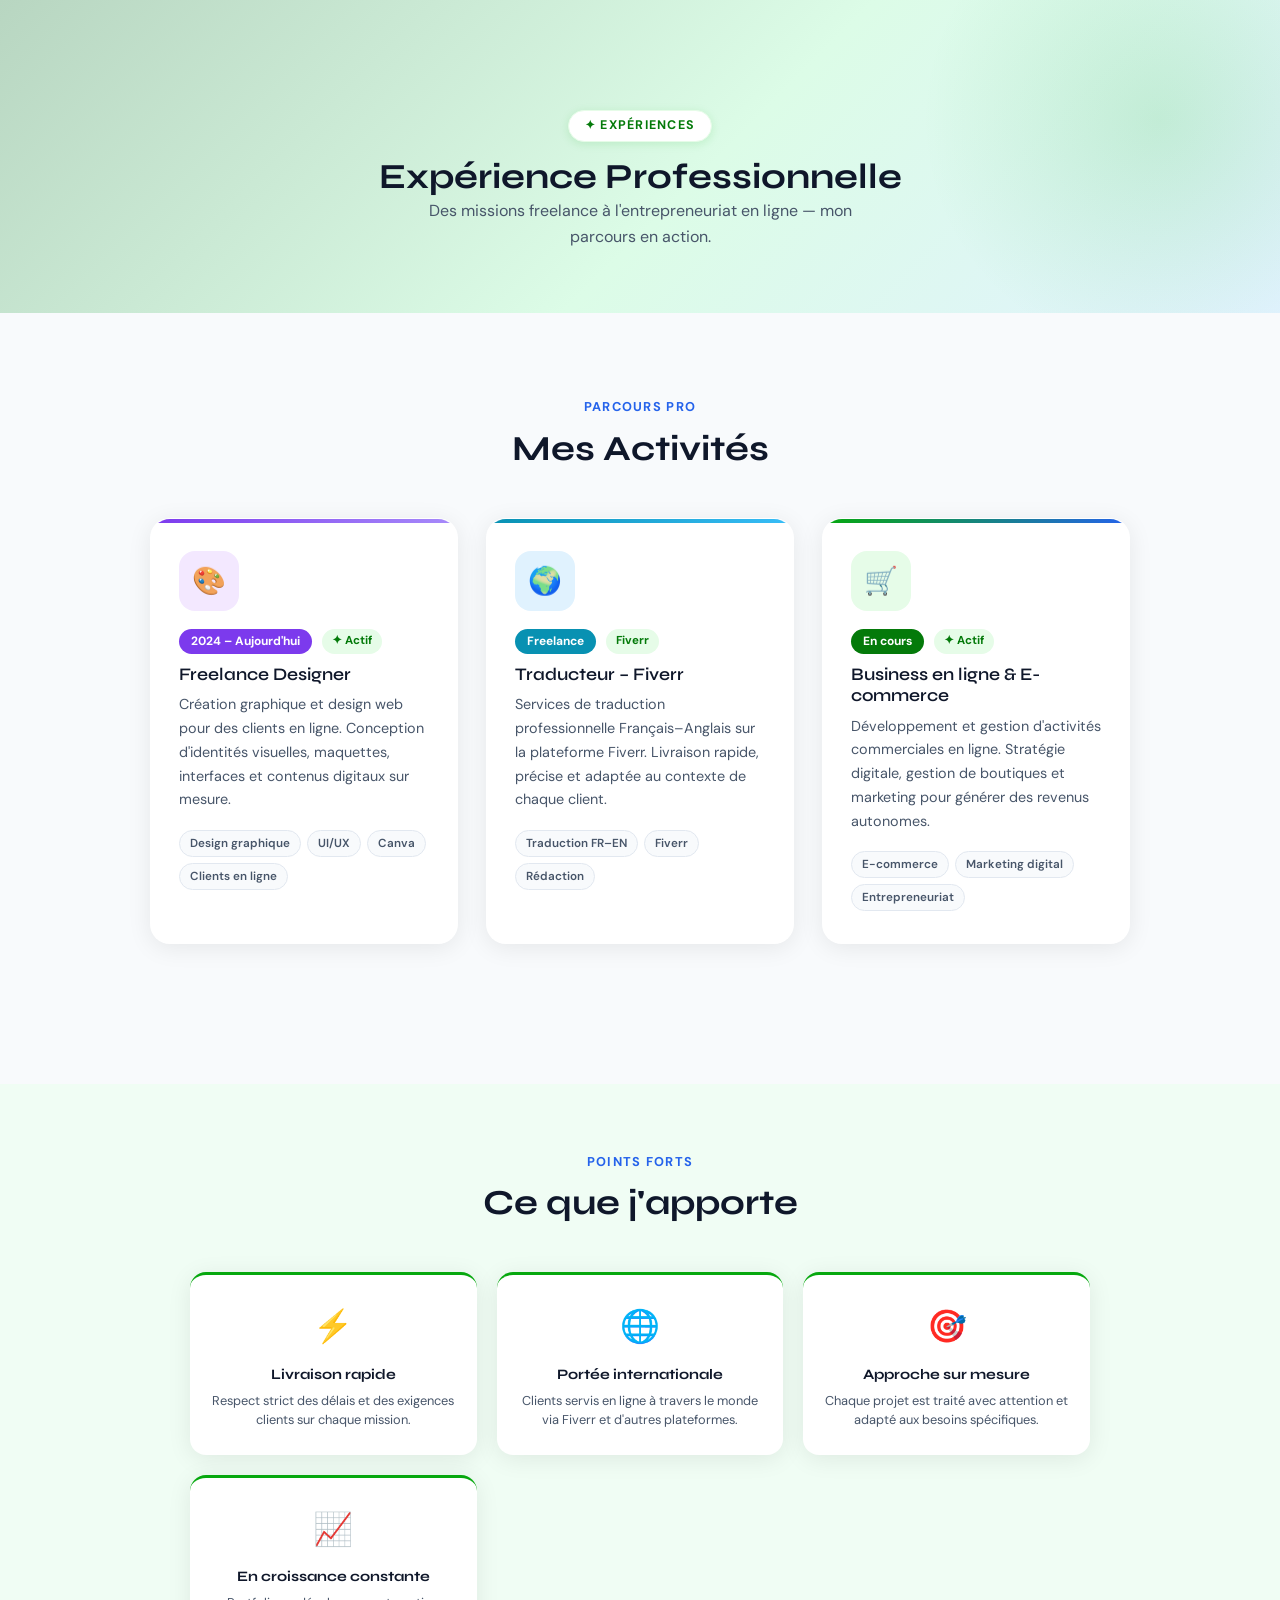
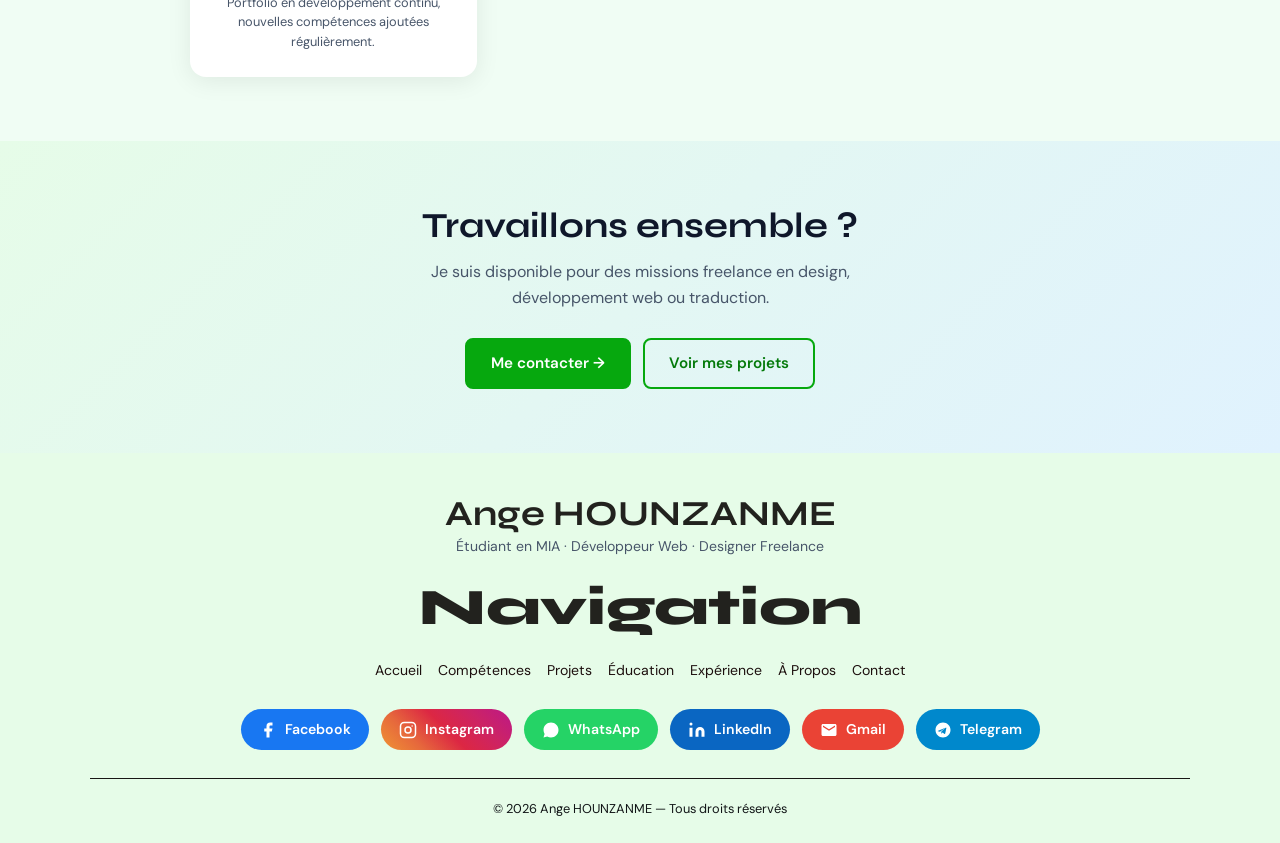
<file: experience.html>
<!DOCTYPE html>
<html lang="fr">
<head>
    <meta charset="UTF-8">
    <meta name="viewport" content="width=device-width, initial-scale=1.0">
    <title>Expérience – Ange HOUNZANME</title>
    <link rel="stylesheet" href="style.css">
    <link href="https://fonts.googleapis.com/css2?family=Syne:wght@400;700;800&family=DM+Sans:wght@400;500;600&display=swap" rel="stylesheet">
</head>
<body>
    <div class="page-hero">
        <div class="page-hero-tag">✦ Expériences</div>
        <h2>Expérience Professionnelle</h2>
        <p>Des missions freelance à l'entrepreneuriat en ligne — mon parcours en action.</p>
    </div>
    <section class="exp-section">
        <div class="container">
            <div class="section-header">
                <span class="section-tag">Parcours Pro</span>
                <h2>Mes Activités</h2>
            </div>

            <div class="exp-grid">

                <div class="exp-card card-design">
                    <div class="exp-card-icon">🎨</div>
                    <div class="exp-card-meta">
                        <span class="exp-card-date">2024 – Aujourd'hui</span>
                        <span class="exp-card-status">✦ Actif</span>
                    </div>
                    <h3>Freelance Designer</h3>
                    <p>Création graphique et design web pour des clients en ligne. Conception d'identités visuelles, maquettes, interfaces et contenus digitaux sur mesure.</p>
                    <div class="exp-tags">
                        <span class="exp-tag">Design graphique</span>
                        <span class="exp-tag">UI/UX</span>
                        <span class="exp-tag">Canva</span>
                        <span class="exp-tag">Clients en ligne</span>
                    </div>
                </div>

                <div class="exp-card card-translate">
                    <div class="exp-card-icon">🌍</div>
                    <div class="exp-card-meta">
                        <span class="exp-card-date">Freelance</span>
                        <span class="exp-card-status">Fiverr</span>
                    </div>
                    <h3>Traducteur – Fiverr</h3>
                    <p>Services de traduction professionnelle Français–Anglais sur la plateforme Fiverr. Livraison rapide, précise et adaptée au contexte de chaque client.</p>
                    <div class="exp-tags">
                        <span class="exp-tag">Traduction FR–EN</span>
                        <span class="exp-tag">Fiverr</span>
                        <span class="exp-tag">Rédaction</span>
                    </div>
                </div>
                <div class="exp-card card-ecom">
                    <div class="exp-card-icon">🛒</div>
                    <div class="exp-card-meta">
                        <span class="exp-card-date">En cours</span>
                        <span class="exp-card-status">✦ Actif</span>
                    </div>
                    <h3>Business en ligne & E-commerce</h3>
                    <p>Développement et gestion d'activités commerciales en ligne. Stratégie digitale, gestion de boutiques et marketing pour générer des revenus autonomes.</p>
                    <div class="exp-tags">
                        <span class="exp-tag">E-commerce</span>
                        <span class="exp-tag">Marketing digital</span>
                        <span class="exp-tag">Entrepreneuriat</span>
                    </div>
                </div>

            </div>
        </div>
    </section>


    <section class="achievements-section">
        <div class="container">
            <div class="section-header">
                <span class="section-tag">Points Forts</span>
                <h2>Ce que j'apporte</h2>
            </div>
            <div class="achievements-grid">
                <div class="achievement-item">
                    <span class="achievement-icon">⚡</span>
                    <h4>Livraison rapide</h4>
                    <p>Respect strict des délais et des exigences clients sur chaque mission.</p>
                </div>
                <div class="achievement-item">
                    <span class="achievement-icon">🌐</span>
                    <h4>Portée internationale</h4>
                    <p>Clients servis en ligne à travers le monde via Fiverr et d'autres plateformes.</p>
                </div>
                <div class="achievement-item">
                    <span class="achievement-icon">🎯</span>
                    <h4>Approche sur mesure</h4>
                    <p>Chaque projet est traité avec attention et adapté aux besoins spécifiques.</p>
                </div>
                <div class="achievement-item">
                    <span class="achievement-icon">📈</span>
                    <h4>En croissance constante</h4>
                    <p>Portfolio en développement continu, nouvelles compétences ajoutées régulièrement.</p>
                </div>
            </div>
        </div>
    </section>

    <div class="exp-cta">
        <h2>Travaillons ensemble ?</h2>
        <p>Je suis disponible pour des missions freelance en design, développement web ou traduction.</p>
        <div class="btn-group">
            <a href="contact.html" class="btn btn-primary">Me contacter →</a>
            <a href="projets.html" class="btn btn-outline">Voir mes projets</a>
        </div>
    </div>

<footer>
    <div class="footer-content">
        <div class="footer-brand">
            <h2>Ange HOUNZANME</h2>
            <p>Étudiant en MIA · Développeur Web · Designer Freelance</p>
        </div>
        <h1>Navigation</h1>
        <nav class="footer-nav">
            <a href="index.html">Accueil</a>
            <a href="skills.html">Compétences</a>
            <a href="projets.html">Projets</a>
            <a href="education.html">Éducation</a>
            <a href="experience.html">Expérience</a>
            <a href="apropos.html">À Propos</a>
            <a href="contact.html">Contact</a>
        </nav>
        <div class="footer-social">
            <a href="https://facebook.com/TONPROFIL" target="_blank" class="social-btn facebook" title="Facebook">
                <svg viewBox="0 0 24 24" fill="currentColor"><path d="M18 2h-3a5 5 0 0 0-5 5v3H7v4h3v8h4v-8h3l1-4h-4V7a1 1 0 0 1 1-1h3z"/></svg>
                <span>Facebook</span>
            </a>
            <a href="https://instagram.com/TONPROFIL" target="_blank" class="social-btn instagram" title="Instagram">
                <svg viewBox="0 0 24 24" fill="none" stroke="currentColor" stroke-width="2"><rect x="2" y="2" width="20" height="20" rx="5" ry="5"/><circle cx="12" cy="12" r="4"/><circle cx="17.5" cy="6.5" r="1" fill="currentColor" stroke="none"/></svg>
                <span>Instagram</span>
            </a>
            <a href="https://wa.me/2290157300414" target="_blank" class="social-btn whatsapp" title="WhatsApp">
                <svg viewBox="0 0 24 24" fill="currentColor"><path d="M17.472 14.382c-.297-.149-1.758-.867-2.03-.967-.273-.099-.471-.148-.67.15-.197.297-.767.966-.94 1.164-.173.199-.347.223-.644.075-.297-.15-1.255-.463-2.39-1.475-.883-.788-1.48-1.761-1.653-2.059-.173-.297-.018-.458.13-.606.134-.133.298-.347.446-.52.149-.174.198-.298.298-.497.099-.198.05-.371-.025-.52-.075-.149-.669-1.612-.916-2.207-.242-.579-.487-.5-.669-.51-.173-.008-.371-.01-.57-.01-.198 0-.52.074-.792.372-.272.297-1.04 1.016-1.04 2.479 0 1.462 1.065 2.875 1.213 3.074.149.198 2.096 3.2 5.077 4.487.709.306 1.262.489 1.694.625.712.227 1.36.195 1.871.118.571-.085 1.758-.719 2.006-1.413.248-.694.248-1.289.173-1.413-.074-.124-.272-.198-.57-.347zM12 2C6.477 2 2 6.477 2 12c0 1.89.525 3.66 1.438 5.168L2 22l4.985-1.41A9.956 9.956 0 0 0 12 22c5.523 0 10-4.477 10-10S17.523 2 12 2z"/></svg>
                <span>WhatsApp</span>
            </a>
            <a href="https://linkedin.com/in/TONPROFIL" target="_blank" class="social-btn linkedin" title="LinkedIn">
                <svg viewBox="0 0 24 24" fill="currentColor"><path d="M16 8a6 6 0 0 1 6 6v7h-4v-7a2 2 0 0 0-2-2 2 2 0 0 0-2 2v7h-4v-7a6 6 0 0 1 6-6z"/><rect x="2" y="9" width="4" height="12"/><circle cx="4" cy="4" r="2"/></svg>
                <span>LinkedIn</span>
            </a>
            <a href="mailto:angehounzanme@gmail.com" class="social-btn gmail" title="Gmail">
                <svg viewBox="0 0 24 24" fill="currentColor"><path d="M20 4H4c-1.1 0-2 .9-2 2v12c0 1.1.9 2 2 2h16c1.1 0 2-.9 2-2V6c0-1.1-.9-2-2-2zm0 4-8 5-8-5V6l8 5 8-5v2z"/></svg>
                <span>Gmail</span>
            </a>
            <a href="https://t.me/@ange12300" target="_blank" class="social-btn telegram" title="Telegram">
                <svg viewBox="0 0 24 24" fill="currentColor"><path d="M12 2C6.48 2 2 6.48 2 12s4.48 10 10 10 10-4.48 10-10S17.52 2 12 2zm4.64 6.8-1.7 8.02c-.12.55-.46.68-.93.42l-2.58-1.9-1.24 1.2c-.14.14-.26.26-.53.26l.19-2.66 4.84-4.37c.21-.19-.05-.29-.32-.1L7.9 14.49l-2.53-.79c-.55-.17-.56-.55.12-.82l9.89-3.81c.46-.17.86.11.26.73z"/></svg>
                <span>Telegram</span>
            </a>
        </div>
        <p class="footer-copy">© 2026 Ange HOUNZANME — Tous droits réservés</p>
    </div>
</footer>
</body>
</html>
</file>
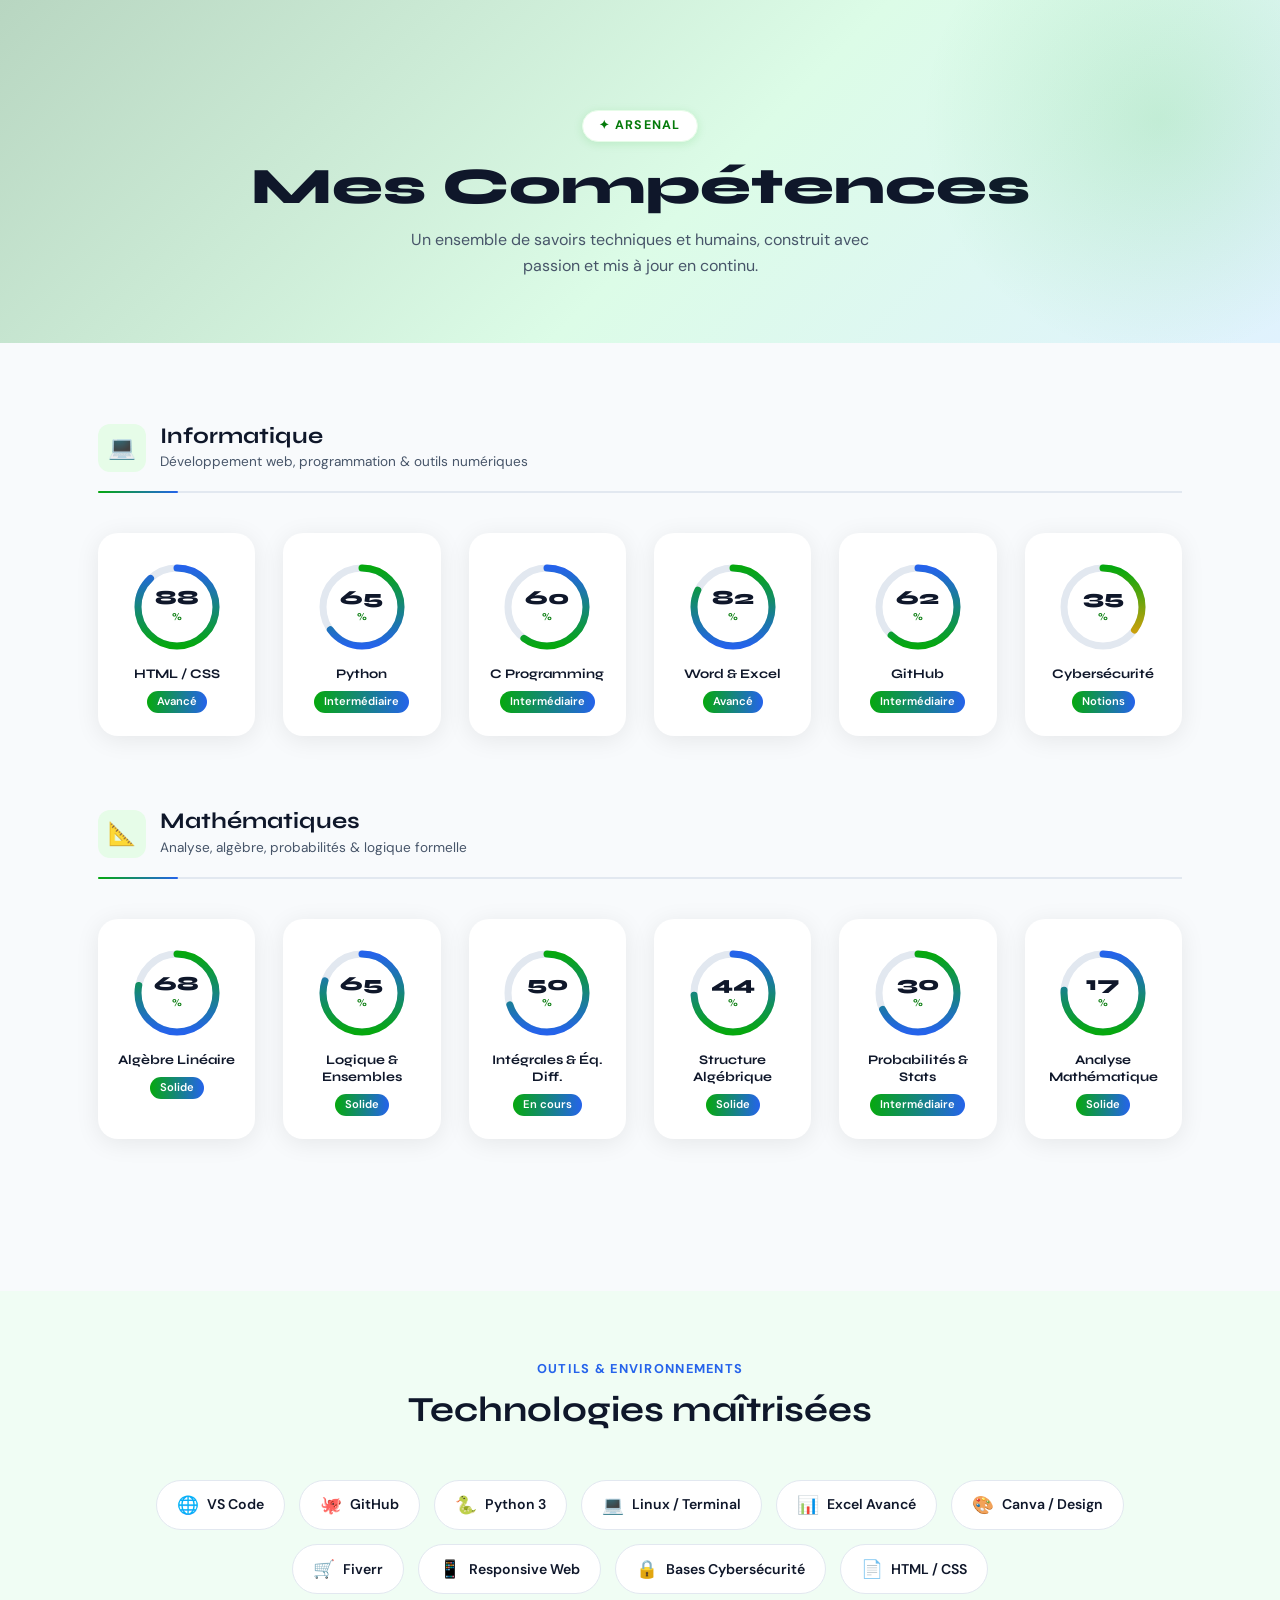
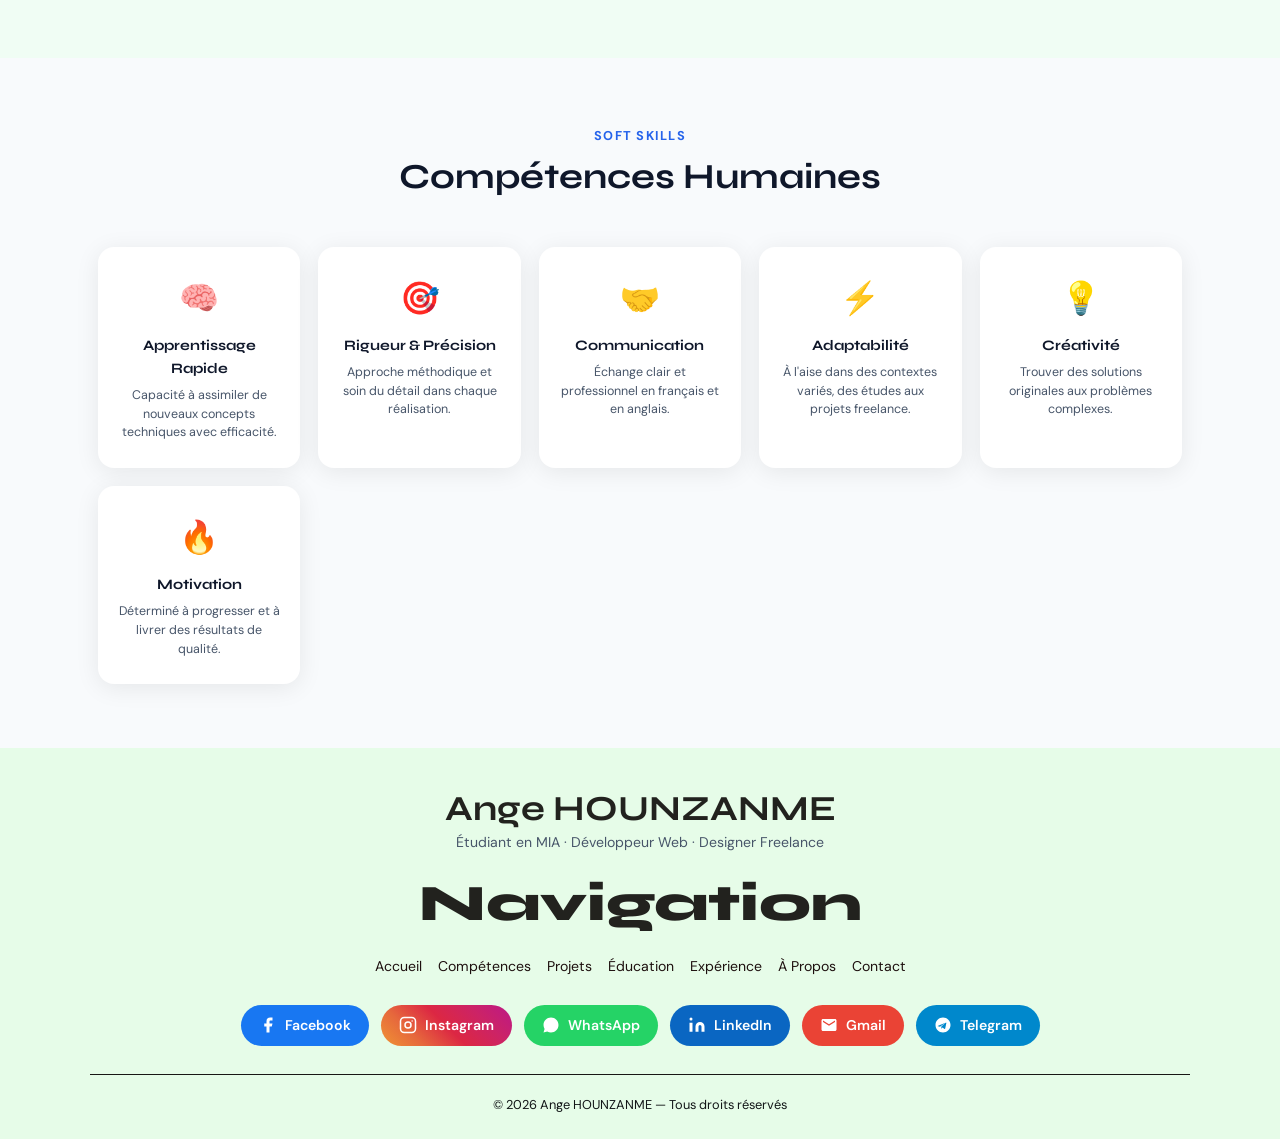
<file: skills.html>
<!DOCTYPE html>
<html lang="fr">
<head>
    <meta charset="UTF-8">
    <meta name="viewport" content="width=device-width, initial-scale=1.0">
    <title>Compétences – Ange HOUNZANME</title>
    <link rel="stylesheet" href="style.css">
    <link href="https://fonts.googleapis.com/css2?family=Syne:wght@400;700;800&family=DM+Sans:wght@400;500;600&display=swap" rel="stylesheet">
</head>
<body>

    <div class="page-hero">
        <div class="page-hero-tag">✦ Arsenal</div>
        <h1>Mes Compétences</h1>
        <p>Un ensemble de savoirs techniques et humains, construit avec passion et mis à jour en continu.</p>
    </div>

    <svg width="0" height="0" style="position:absolute">
        <defs>
            <linearGradient id="grad-green" x1="0%" y1="0%" x2="100%" y2="0%">
                <stop offset="0%" stop-color="#06a80e"/>
                <stop offset="100%" stop-color="#2563eb"/>
            </linearGradient>
            <linearGradient id="grad-blue" x1="0%" y1="0%" x2="100%" y2="0%">
                <stop offset="0%" stop-color="#2563eb"/>
                <stop offset="100%" stop-color="#06a80e"/>
            </linearGradient>
            <linearGradient id="grad-orange" x1="0%" y1="0%" x2="100%" y2="0%">
                <stop offset="0%" stop-color="#f59e0b"/>
                <stop offset="100%" stop-color="#06a80e"/>
            </linearGradient>
        </defs>
    </svg>

    <section class="skills-section">
        <div class="container">

            <div class="skills-category">
                <div class="category-header">
                    <div class="category-icon-box">💻</div>
                    <div>
                        <h2>Informatique</h2>
                        <p>Développement web, programmation & outils numériques</p>
                    </div>
                </div>
                <div class="circles-grid">

                    <div class="skill-circle-card">
                        <div class="circle-svg-wrap">
                            <svg viewBox="0 0 90 90"><circle class="circle-track" cx="45" cy="45" r="39"/><circle class="circle-fill green" cx="45" cy="45" r="39" data-pct="88"/></svg>
                            <div class="circle-pct-text">
                                <span class="circle-pct-num" data-target="88">0</span>
                                <span class="circle-pct-sym">%</span>
                            </div>
                        </div>
                        <div class="skill-circle-name">HTML / CSS</div>
                        <div class="skill-circle-level">Avancé</div>
                    </div>

                    <div class="skill-circle-card">
                        <div class="circle-svg-wrap">
                            <svg viewBox="0 0 90 90"><circle class="circle-track" cx="45" cy="45" r="39"/><circle class="circle-fill blue" cx="45" cy="45" r="39" data-pct="65"/></svg>
                            <div class="circle-pct-text">
                                <span class="circle-pct-num" data-target="65">0</span>
                                <span class="circle-pct-sym">%</span>
                            </div>
                        </div>
                        <div class="skill-circle-name">Python</div>
                        <div class="skill-circle-level">Intermédiaire</div>
                    </div>

                    <div class="skill-circle-card">
                        <div class="circle-svg-wrap">
                            <svg viewBox="0 0 90 90"><circle class="circle-track" cx="45" cy="45" r="39"/><circle class="circle-fill green" cx="45" cy="45" r="39" data-pct="60"/></svg>
                            <div class="circle-pct-text">
                                <span class="circle-pct-num" data-target="60">0</span>
                                <span class="circle-pct-sym">%</span>
                            </div>
                        </div>
                        <div class="skill-circle-name">C Programming</div>
                        <div class="skill-circle-level">Intermédiaire</div>
                    </div>

                    <div class="skill-circle-card">
                        <div class="circle-svg-wrap">
                            <svg viewBox="0 0 90 90"><circle class="circle-track" cx="45" cy="45" r="39"/><circle class="circle-fill blue" cx="45" cy="45" r="39" data-pct="82"/></svg>
                            <div class="circle-pct-text">
                                <span class="circle-pct-num" data-target="82">0</span>
                                <span class="circle-pct-sym">%</span>
                            </div>
                        </div>
                        <div class="skill-circle-name">Word & Excel</div>
                        <div class="skill-circle-level">Avancé</div>
                    </div>

                    <div class="skill-circle-card">
                        <div class="circle-svg-wrap">
                            <svg viewBox="0 0 90 90"><circle class="circle-track" cx="45" cy="45" r="39"/><circle class="circle-fill green" cx="45" cy="45" r="39" data-pct="62"/></svg>
                            <div class="circle-pct-text">
                                <span class="circle-pct-num" data-target="62">0</span>
                                <span class="circle-pct-sym">%</span>
                            </div>
                        </div>
                        <div class="skill-circle-name">GitHub</div>
                        <div class="skill-circle-level">Intermédiaire</div>
                    </div>

                    <div class="skill-circle-card">
                        <div class="circle-svg-wrap">
                            <svg viewBox="0 0 90 90"><circle class="circle-track" cx="45" cy="45" r="39"/><circle class="circle-fill orange" cx="45" cy="45" r="39" data-pct="35"/></svg>
                            <div class="circle-pct-text">
                                <span class="circle-pct-num" data-target="35">0</span>
                                <span class="circle-pct-sym">%</span>
                            </div>
                        </div>
                        <div class="skill-circle-name">Cybersécurité</div>
                        <div class="skill-circle-level">Notions</div>
                    </div>

                </div>
            </div>

            <div class="skills-category">
                <div class="category-header">
                    <div class="category-icon-box">📐</div>
                    <div>
                        <h2>Mathématiques</h2>
                        <p>Analyse, algèbre, probabilités & logique formelle</p>
                    </div>
                </div>
                <div class="circles-grid">

                    <div class="skill-circle-card">
                        <div class="circle-svg-wrap">
                            <svg viewBox="0 0 90 90"><circle class="circle-track" cx="45" cy="45" r="39"/><circle class="circle-fill blue" cx="45" cy="45" r="39" data-pct="78"/></svg>
                            <div class="circle-pct-text">
                                <span class="circle-pct-num" data-target="78">0</span>
                                <span class="circle-pct-sym">%</span>
                            </div>
                        </div>
                        <div class="skill-circle-name">Algèbre Linéaire</div>
                        <div class="skill-circle-level">Solide</div>
                    </div>

                    <div class="skill-circle-card">
                        <div class="circle-svg-wrap">
                            <svg viewBox="0 0 90 90"><circle class="circle-track" cx="45" cy="45" r="39"/><circle class="circle-fill green" cx="45" cy="45" r="39" data-pct="80"/></svg>
                            <div class="circle-pct-text">
                                <span class="circle-pct-num" data-target="80">0</span>
                                <span class="circle-pct-sym">%</span>
                            </div>
                        </div>
                        <div class="skill-circle-name">Logique & Ensembles</div>
                        <div class="skill-circle-level">Solide</div>
                    </div>

                    <div class="skill-circle-card">
                        <div class="circle-svg-wrap">
                            <svg viewBox="0 0 90 90"><circle class="circle-track" cx="45" cy="45" r="39"/><circle class="circle-fill blue" cx="45" cy="45" r="39" data-pct="70"/></svg>
                            <div class="circle-pct-text">
                                <span class="circle-pct-num" data-target="70">0</span>
                                <span class="circle-pct-sym">%</span>
                            </div>
                        </div>
                        <div class="skill-circle-name">Intégrales & Éq. Diff.</div>
                        <div class="skill-circle-level">En cours</div>
                    </div>

                    <div class="skill-circle-card">
                        <div class="circle-svg-wrap">
                            <svg viewBox="0 0 90 90"><circle class="circle-track" cx="45" cy="45" r="39"/><circle class="circle-fill green" cx="45" cy="45" r="39" data-pct="74"/></svg>
                            <div class="circle-pct-text">
                                <span class="circle-pct-num" data-target="74">0</span>
                                <span class="circle-pct-sym">%</span>
                            </div>
                        </div>
                        <div class="skill-circle-name">Structure Algébrique</div>
                        <div class="skill-circle-level">Solide</div>
                    </div>

                    <div class="skill-circle-card">
                        <div class="circle-svg-wrap">
                            <svg viewBox="0 0 90 90"><circle class="circle-track" cx="45" cy="45" r="39"/><circle class="circle-fill blue" cx="45" cy="45" r="39" data-pct="68"/></svg>
                            <div class="circle-pct-text">
                                <span class="circle-pct-num" data-target="68">0</span>
                                <span class="circle-pct-sym">%</span>
                            </div>
                        </div>
                        <div class="skill-circle-name">Probabilités & Stats</div>
                        <div class="skill-circle-level">Intermédiaire</div>
                    </div>

                    <div class="skill-circle-card">
                        <div class="circle-svg-wrap">
                            <svg viewBox="0 0 90 90"><circle class="circle-track" cx="45" cy="45" r="39"/><circle class="circle-fill green" cx="45" cy="45" r="39" data-pct="76"/></svg>
                            <div class="circle-pct-text">
                                <span class="circle-pct-num" data-target="76">0</span>
                                <span class="circle-pct-sym">%</span>
                            </div>
                        </div>
                        <div class="skill-circle-name">Analyse Mathématique</div>
                        <div class="skill-circle-level">Solide</div>
                    </div>

                </div>
            </div>

        </div>
    </section>
    <section class="tools-section">
        <div class="container">
            <div class="section-header">
                <span class="section-tag">Outils & Environnements</span>
                <h2>Technologies maîtrisées</h2>
            </div>
            <div class="tools-grid">
                <div class="tool-pill"><span class="tool-icon">🌐</span> VS Code</div>
                <div class="tool-pill"><span class="tool-icon">🐙</span> GitHub</div>
                <div class="tool-pill"><span class="tool-icon">🐍</span> Python 3</div>
                <div class="tool-pill"><span class="tool-icon">💻</span> Linux / Terminal</div>
                <div class="tool-pill"><span class="tool-icon">📊</span> Excel Avancé</div>
                <div class="tool-pill"><span class="tool-icon">🎨</span> Canva / Design</div>
                <div class="tool-pill"><span class="tool-icon">🛒</span> Fiverr</div>
                <div class="tool-pill"><span class="tool-icon">📱</span> Responsive Web</div>
                <div class="tool-pill"><span class="tool-icon">🔒</span> Bases Cybersécurité</div>
                <div class="tool-pill"><span class="tool-icon">📄</span> HTML / CSS</div>
            </div>
        </div>
    </section>
    <section class="soft-section">
        <div class="container">
            <div class="section-header">
                <span class="section-tag">Soft Skills</span>
                <h2>Compétences Humaines</h2>
            </div>
            <div class="soft-grid">
                <div class="soft-card">
                    <span class="soft-icon">🧠</span>
                    <h4>Apprentissage Rapide</h4>
                    <p>Capacité à assimiler de nouveaux concepts techniques avec efficacité.</p>
                </div>
                <div class="soft-card">
                    <span class="soft-icon">🎯</span>
                    <h4>Rigueur & Précision</h4>
                    <p>Approche méthodique et soin du détail dans chaque réalisation.</p>
                </div>
                <div class="soft-card">
                    <span class="soft-icon">🤝</span>
                    <h4>Communication</h4>
                    <p>Échange clair et professionnel en français et en anglais.</p>
                </div>
                <div class="soft-card">
                    <span class="soft-icon">⚡</span>
                    <h4>Adaptabilité</h4>
                    <p>À l'aise dans des contextes variés, des études aux projets freelance.</p>
                </div>
                <div class="soft-card">
                    <span class="soft-icon">💡</span>
                    <h4>Créativité</h4>
                    <p>Trouver des solutions originales aux problèmes complexes.</p>
                </div>
                <div class="soft-card">
                    <span class="soft-icon">🔥</span>
                    <h4>Motivation</h4>
                    <p>Déterminé à progresser et à livrer des résultats de qualité.</p>
                </div>
            </div>
        </div>
    </section>

<footer>
    <div class="footer-content">
        <div class="footer-brand">
            <h2>Ange HOUNZANME</h2>
            <p>Étudiant en MIA · Développeur Web · Designer Freelance</p>
        </div>
        <h1>Navigation</h1>
        <nav class="footer-nav">
            <a href="index.html">Accueil</a>
            <a href="skills.html">Compétences</a>
            <a href="projets.html">Projets</a>
            <a href="education.html">Éducation</a>
            <a href="experience.html">Expérience</a>
            <a href="apropos.html">À Propos</a>
            <a href="contact.html">Contact</a>
        </nav>
        <div class="footer-social">
            <a href="https://facebook.com/TONPROFIL" target="_blank" class="social-btn facebook" title="Facebook">
                <svg viewBox="0 0 24 24" fill="currentColor"><path d="M18 2h-3a5 5 0 0 0-5 5v3H7v4h3v8h4v-8h3l1-4h-4V7a1 1 0 0 1 1-1h3z"/></svg>
                <span>Facebook</span>
            </a>
            <a href="https://instagram.com/TONPROFIL" target="_blank" class="social-btn instagram" title="Instagram">
                <svg viewBox="0 0 24 24" fill="none" stroke="currentColor" stroke-width="2"><rect x="2" y="2" width="20" height="20" rx="5" ry="5"/><circle cx="12" cy="12" r="4"/><circle cx="17.5" cy="6.5" r="1" fill="currentColor" stroke="none"/></svg>
                <span>Instagram</span>
            </a>
            <a href="https://wa.me/2290157300414" target="_blank" class="social-btn whatsapp" title="WhatsApp">
                <svg viewBox="0 0 24 24" fill="currentColor"><path d="M17.472 14.382c-.297-.149-1.758-.867-2.03-.967-.273-.099-.471-.148-.67.15-.197.297-.767.966-.94 1.164-.173.199-.347.223-.644.075-.297-.15-1.255-.463-2.39-1.475-.883-.788-1.48-1.761-1.653-2.059-.173-.297-.018-.458.13-.606.134-.133.298-.347.446-.52.149-.174.198-.298.298-.497.099-.198.05-.371-.025-.52-.075-.149-.669-1.612-.916-2.207-.242-.579-.487-.5-.669-.51-.173-.008-.371-.01-.57-.01-.198 0-.52.074-.792.372-.272.297-1.04 1.016-1.04 2.479 0 1.462 1.065 2.875 1.213 3.074.149.198 2.096 3.2 5.077 4.487.709.306 1.262.489 1.694.625.712.227 1.36.195 1.871.118.571-.085 1.758-.719 2.006-1.413.248-.694.248-1.289.173-1.413-.074-.124-.272-.198-.57-.347zM12 2C6.477 2 2 6.477 2 12c0 1.89.525 3.66 1.438 5.168L2 22l4.985-1.41A9.956 9.956 0 0 0 12 22c5.523 0 10-4.477 10-10S17.523 2 12 2z"/></svg>
                <span>WhatsApp</span>
            </a>
            <a href="https://linkedin.com/in/TONPROFIL" target="_blank" class="social-btn linkedin" title="LinkedIn">
                <svg viewBox="0 0 24 24" fill="currentColor"><path d="M16 8a6 6 0 0 1 6 6v7h-4v-7a2 2 0 0 0-2-2 2 2 0 0 0-2 2v7h-4v-7a6 6 0 0 1 6-6z"/><rect x="2" y="9" width="4" height="12"/><circle cx="4" cy="4" r="2"/></svg>
                <span>LinkedIn</span>
            </a>
            <a href="mailto:angehounzanme@gmail.com" class="social-btn gmail" title="Gmail">
                <svg viewBox="0 0 24 24" fill="currentColor"><path d="M20 4H4c-1.1 0-2 .9-2 2v12c0 1.1.9 2 2 2h16c1.1 0 2-.9 2-2V6c0-1.1-.9-2-2-2zm0 4-8 5-8-5V6l8 5 8-5v2z"/></svg>
                <span>Gmail</span>
            </a>
            <a href="https://t.me/@ange12300" target="_blank" class="social-btn telegram" title="Telegram">
                <svg viewBox="0 0 24 24" fill="currentColor"><path d="M12 2C6.48 2 2 6.48 2 12s4.48 10 10 10 10-4.48 10-10S17.52 2 12 2zm4.64 6.8-1.7 8.02c-.12.55-.46.68-.93.42l-2.58-1.9-1.24 1.2c-.14.14-.26.26-.53.26l.19-2.66 4.84-4.37c.21-.19-.05-.29-.32-.1L7.9 14.49l-2.53-.79c-.55-.17-.56-.55.12-.82l9.89-3.81c.46-.17.86.11.26.73z"/></svg>
                <span>Telegram</span>
            </a>
        </div>
        <p class="footer-copy">© 2026 Ange HOUNZANME — Tous droits réservés</p>
    </div>
</footer>

<script>
    const CIRCUMFERENCE = 2 * Math.PI * 39; // ≈ 245.04

    function animateCircles(entries, observer) {
        entries.forEach(entry => {
            if (!entry.isIntersecting) return;

            const card = entry.target;
            const fills  = card.querySelectorAll('.circle-fill');
            const nums   = card.querySelectorAll('.circle-pct-num');

            fills.forEach((fill, i) => {
                const pct    = parseFloat(fill.getAttribute('data-pct'));
                const offset = CIRCUMFERENCE * (1 - pct / 100);
                const delay  = i * 120;

                setTimeout(() => {
                    fill.style.strokeDashoffset = offset;
                }, delay);
            });

            nums.forEach((num, i) => {
                const target = parseInt(num.getAttribute('data-target'));
                const delay  = i * 120;
                let start    = null;
                const duration = 1400;

                setTimeout(() => {
                    function step(ts) {
                        if (!start) start = ts;
                        const progress = Math.min((ts - start) / duration, 1);
                        // ease out
                        const ease = 1 - Math.pow(1 - progress, 3);
                        num.textContent = Math.round(ease * target);
                        if (progress < 1) requestAnimationFrame(step);
                    }
                    requestAnimationFrame(step);
                }, delay);
            });

            observer.unobserve(card);
        });
    }

    const observer = new IntersectionObserver(animateCircles, { threshold: 0.25 });

    document.querySelectorAll('.circles-grid').forEach(grid => observer.observe(grid));
</script>
</body>
</html>
</file>
<file: style.css>
:root {
    --green:      #06a80e;
    --green-dark: #047a0a;
    --green-light:#e6fce8;
    --ink:        #0f172a;
    --ink-soft:   #475569;
    --white:      #ffffff;
    --off-white:  #f8fafc;
    --alt-bg:     #f0fdf4;
    --border:     #e2e8f0;
    --accent:     #2563eb;
    --radius:     12px;
    --shadow:     0 4px 24px rgba(0,0,0,0.08);
    --shadow-lg:  0 12px 40px rgba(0,0,0,0.14);
    --font-head:  'Syne', sans-serif;
    --font-body:  'DM Sans', sans-serif;
}

*, *::before, *::after { box-sizing: border-box; margin: 0; padding: 0; }

html { scroll-behavior: smooth; }

body {
    font-family: var(--font-body);
    background: var(--off-white);
    color: var(--ink);
    line-height: 1.6;
    overflow-x: hidden;
}

h1, h2, h3 { font-family: var(--font-head); line-height: 1.2; }
h1 { font-size: clamp(2rem, 6vw, 3.2rem); font-weight: 800; }
h2 { font-size: clamp(1.5rem, 4vw, 2.2rem); font-weight: 700; }
h3 { font-size: 1.1rem; font-weight: 600; }
p  { color: var(--ink-soft); font-size: 1rem; }

a { text-decoration: none; color: inherit; }

img { max-width: 100%; display: block; }

.container {
    width: 92%;
    max-width: 1100px;
    margin: 0 auto;
    padding: 0 8px;
}

.navbar {
    position: fixed;
    top: 0; left: 0; right: 0;
    z-index: 1000;
    background: var(--green);
    display: flex;
    align-items: center;
    justify-content: space-between;
    padding: 14px 20px;
    transition: background 0.3s, box-shadow 0.3s;
}
.navbar.scrolled {
    background: var(--green-dark);
    box-shadow: 0 2px 16px rgba(1, 94, 17, 0.664);
}

.logo {
    font-family: var(--font-head);
    font-size: 1.8rem;
    font-weight: 2000;
    color: var(--white);
    background: rgba(190, 183, 183, 0.507);
    padding: 4px 12px;
    border-radius: 6px;
}
.nav-links {
    list-style: none;
    display: flex;
    gap: 6px;
    align-items: center;
}
.nav-links li a {
    color: var(--shadow-lg);
    font-size: 0.9rem;
    font-weight: 500;
    padding: 6px 12px;
    border-radius: 6px;
    transition: background 0.2s;
}
.nav-links li a:hover {
    background: rgba(3, 13, 156, 0.2);
}

.menu-toggle {
    display: none;
    flex-direction: column;
    justify-content: center;
    gap: 5px;
    cursor: pointer;
    padding: 6px;
    margin-left: auto;
}
.menu-toggle span {
    display: block;
    width: 26px;
    height: 2.5px;
    background: var(--white);
    border-radius: 2px;
    transition: transform 0.3s, opacity 0.3s;
}
 
.menu-toggle.open span:nth-child(1) { transform: translateY(7.5px) rotate(45deg); }
.menu-toggle.open span:nth-child(2) { opacity: 0; }
.menu-toggle.open span:nth-child(3) { transform: translateY(-7.5px) rotate(-45deg); }

@media (max-width: 768px) {
    .menu-toggle { display: block; }

    .nav-links {
        display: none;
        flex-direction: column;
        align-items: stretch;
        position: absolute;
        top: 100%;
        left: 0; right: 0;
        background: var(--off-white);
        padding: 16px 20px 20px;
        gap: 4px;
        box-shadow: 0 8px 20px rgba(23, 14, 107, 0.15);
    }
    .nav-links.active { display: flex; }
    .nav-links li a {
        display: block;
        padding: 10px 14px;
        font-size: 1rem;
    }
}

.hero {
    min-height: 100vh;
    padding: 100px 0 60px;
    background: linear-gradient(135deg, #b8d6c1 0%, #dcfce7 50%, #e0f2fe 100%);
    position: relative;
    overflow: hidden;
    display: flex;
    flex-direction: column;
    justify-content: center;
}

.hero-bg-shape {
    position: absolute;
    top: -100px; right: -100px;
    width: 500px; height: 500px;
    background: radial-gradient(circle, rgba(35, 133, 51, 0.12) 0%, transparent 70%);
    border-radius: 50%;
    pointer-events: none;
}

.hero-content {
    display: flex;
    flex-direction: column;
    align-items: center;
    gap: 32px;
    width: 92%;
    max-width: 1100px;
    margin: 0 auto;
    text-align: center;
}

.hero-photo {
    position: relative;
    width: 400px; height: 600px;
    flex-shrink: 0;
}
.hero-photo img {
    width: 100%; height: 100%;
    object-fit: cover;
    
    box-shadow: var(--shadow-lg);
}
.photo-placeholder {
    display: none;
    width: 100%; height: 100%;
    background: var(--green);
    color: var(--white);
    border-radius: 50%;
    font-family: var(--font-head);
    font-size: 2.5rem;
    font-weight: 800;
    align-items: center;
    justify-content: center;
    border: 4px solid var(--white);
    box-shadow: var(--shadow-lg);
}
.hero-photo.no-photo .photo-placeholder { display: flex; }
.hero-photo.no-photo img { display: none !important; }

.hero-tag {
    display: inline-block;
    background: var(--green-light);
    color: var(--green-dark);
    font-size: 0.85rem;
    font-weight: 600;
    padding: 5px 14px;
    border-radius: 20px;
    margin-bottom: 8px;
    letter-spacing: 0.03em;
}
.hero-text h1 { color: var(--ink); }
.hero-text h1 .accent { color: var(--green-dark); }
.hero-text h2 {
    font-size: clamp(1rem, 3.5vw, 1.3rem);
    font-weight: 500;
    color: var(--ink-soft);
    margin: 8px 0 16px;
}
.hero-text h2 mark {
    background: linear-gradient(135deg, #bda938, #86efac);
    padding: 2px 8px;
    border-radius: 4px;
    color: var(--ink);
}
.hero-text p { max-width: 600px; margin: 0 auto 24px; }

.hero-btns { display: flex; gap: 12px; flex-wrap: wrap; justify-content: center; }

.tech-strip {
    display: flex;
    flex-wrap: wrap;
    justify-content: center;
    gap: 10px;
    width: 92%;
    max-width: 800px;
    margin: 40px auto 0;
}
.tech-strip span {
    background: var(--white);
    color: var(--green-dark);
    border: 1.5px solid var(--green);
    padding: 6px 16px;
    border-radius: 20px;
    font-size: 0.85rem;
    font-weight: 600;
    box-shadow: 0 2px 8px rgba(6,168,14,0.1);
}

.btn {
    display: inline-block;
    padding: 11px 24px;
    border-radius: 8px;
    font-family: var(--font-body);
    font-size: 0.95rem;
    font-weight: 600;
    cursor: pointer;
    transition: transform 0.2s, box-shadow 0.2s, background 0.2s;
    border: 2px solid transparent;
}
.btn:hover { transform: translateY(-2px); box-shadow: 0 6px 20px rgba(0,0,0,0.12); }
.btn-primary { background: var(--green); color: var(--white); border-color: var(--green); }
.btn-primary:hover { background: var(--green-dark); border-color: var(--green-dark); }
.btn-outline { background: transparent; color: var(--green-dark); border-color: var(--green); }
.btn-outline:hover { background: var(--green); color: var(--white); }
.btn-sm { padding: 8px 18px; font-size: 0.85rem; }
.btn-full { width: 100%; text-align: center; }


.section { padding: 72px 0; }
.section-alt { background: var(--alt-bg); }

.section-header {
    text-align: center;
    margin-bottom: 48px;
}
.section-tag {
    display: inline-block;
    font-size: 0.8rem;
    font-weight: 700;
    color: var(--accent);
    text-transform: uppercase;
    letter-spacing: 0.1em;
    margin-bottom: 10px;
}
.section-header h2 { color: var(--ink); }


.skills-grid {
    display: grid;
    grid-template-columns: repeat(auto-fit, minmax(280px, 1fr));
    gap: 24px;
}
.skill-card {
    background: var(--white);
    border-radius: var(--radius);
    padding: 28px 24px;
    box-shadow: var(--shadow);
    transition: transform 0.3s, box-shadow 0.3s;
    opacity: 1;
    transform: translateY(20px);
}
.skill-card.visible { opacity: 1; transform: translateY(0); transition: opacity 0.5s, transform 0.5s; }
.skill-card:hover { transform: translateY(-6px); box-shadow: var(--shadow-lg); }

.skill-icon { font-size: 2.2rem; margin-bottom: 12px; }
.skill-card h3 { margin-bottom: 16px; color: var(--ink); }
.skill-card ul { list-style: none; }
.skill-card ul li {
    padding: 7px 0;
    color: var(--ink-soft);
    font-size: 0.95rem;
    border-bottom: 1px solid var(--border);
    display: flex;
    align-items: center;
    gap: 8px;
}
.skill-card ul li:last-child { border-bottom: none; }
.bullet { color: var(--green); font-size: 0.8rem; }


.projects-grid {
    display: grid;
    grid-template-columns: repeat(auto-fit, minmax(300px, 1fr));
    gap: 24px;
}
.project-card {
    background: var(--white);
    border-radius: var(--radius);
    overflow: hidden;
    box-shadow: var(--shadow);
    transition: transform 0.3s, box-shadow 0.3s;
    opacity: 1;
    transform: translateY(20px);
}
.project-card.visible { opacity: 1; transform: translateY(0); transition: opacity 0.5s, transform 0.5s; }
.project-card:hover { transform: translateY(-6px); box-shadow: var(--shadow-lg); }

.project-img {
    position: relative;
    height: 200px;
    background: linear-gradient(135deg, #bbf7d0, #86efac);
    display: flex;
    align-items: center;
    justify-content: center;
    overflow: hidden;
}
.project-img img { width: 100%; height: 100%; object-fit: cover; }
.project-img-placeholder { font-size: 4rem; }

.project-info { padding: 20px; }
.project-info h3 { margin-bottom: 8px; }
.project-info p { font-size: 0.9rem; margin-bottom: 16px; }
.project-tags { display: flex; flex-wrap: wrap; gap: 6px; margin-bottom: 16px; }
.project-tags span {
    background: var(--green-light);
    color: var(--green-dark);
    font-size: 0.75rem;
    font-weight: 600;
    padding: 3px 10px;
    border-radius: 20px;
}


.timeline {
    position: relative;
    max-width: 700px;
    margin: 0 auto;
}
.timeline::before {
    content: '';
    position: absolute;
    left: 28px;
    top: 0; bottom: 0;
    width: 2px;
    background: linear-gradient(to bottom, var(--green), transparent);
}
.timeline-item {
    display: flex;
    gap: 20px;
    margin-bottom: 32px;
    opacity: 1;
    transform: translateX(-20px);
}
.timeline-item.visible { opacity: 1; transform: translateX(0); transition: opacity 0.5s, transform 0.5s; }

.timeline-dot {
    width: 56px; height: 56px;
    min-width: 56px;
    background: var(--white);
    border: 2px solid var(--green);
    border-radius: 50%;
    display: flex;
    align-items: center;
    justify-content: center;
    font-size: 1.3rem;
    box-shadow: var(--shadow);
    z-index: 1;
}
.timeline-content {
    background: var(--white);
    border-radius: var(--radius);
    padding: 16px 20px;
    flex: 1;
    box-shadow: var(--shadow);
}
.timeline-date {
    font-size: 0.8rem;
    font-weight: 700;
    color: var(--green-dark);
    text-transform: uppercase;
    letter-spacing: 0.05em;
    display: block;
    margin-bottom: 4px;
}
.timeline-content h3 { font-size: 1rem; margin-bottom: 4px; }
.timeline-content p { font-size: 0.88rem; }


.contact-wrapper {
    display: grid;
    grid-template-columns: 1fr;
    gap: 32px;
    max-width: 800px;
    margin: 0 auto;
}
@media (min-width: 700px) {
    .contact-wrapper { grid-template-columns: 1fr 1.5fr; }
}

.contact-info p { margin-bottom: 24px; }
.contact-details { display: flex; flex-direction: column; gap: 12px; }
.contact-item {
    background: var(--white);
    border-radius: 8px;
    padding: 10px 14px;
    font-size: 0.9rem;
    font-weight: 500;
    color: var(--ink);
    box-shadow: var(--shadow);
}

.contact-form {
    background: var(--white);
    border-radius: var(--radius);
    padding: 28px;
    box-shadow: var(--shadow);
}
.form-group { margin-bottom: 18px; }
.form-group label {
    display: block;
    font-size: 0.85rem;
    font-weight: 600;
    color: var(--ink);
    margin-bottom: 6px;
}
.contact-form input,
.contact-form select,
.contact-form textarea {
    width: 100%;
    padding: 10px 14px;
    border: 1.5px solid var(--border);
    border-radius: 8px;
    font-family: var(--font-body);
    font-size: 0.95rem;
    color: var(--ink);
    background: var(--off-white);
    transition: border-color 0.2s, box-shadow 0.2s;
    outline: none;
}
.contact-form input:focus,
.contact-form select:focus,
.contact-form textarea:focus {
    border-color: var(--green);
    box-shadow: 0 0 0 3px rgba(6,168,14,0.1);
    background: var(--white);
}
.contact-form textarea { resize: vertical; min-height: 120px; }
.form-success {
    display: none;
    background: var(--green-light);
    color: var(--green-dark);
    padding: 12px;
    border-radius: 8px;
    margin-top: 12px;
    font-size: 0.9rem;
    font-weight: 600;
    text-align: center;
}


footer {
    background: var(--green-light);
    color: rgba(22, 21, 18, 0.945);
    padding: 40px 20px 24px;
}
.footer-content {
    max-width: 1100px;
    margin: 0 auto;
    text-align: center;
    display: flex;
    flex-direction: column;
    gap: 20px;
}
.footer-brand h3 {
    color: var(--white);
    font-size: 1.2rem;
    margin-bottom: 6px;
}
.footer-brand p { font-size: 0.88rem; }

.footer-nav {
    display: flex;
    flex-wrap: wrap;
    justify-content: center;
    gap: 6px 16px;
}
.footer-nav a {
    color: rgba(17, 1, 1, 0.945);
    font-size: 0.88rem;
    transition: color 0.2s;
}
.footer-nav a:hover { color: var(--accent); }

.footer-copy {
    font-size: 0.8rem;
    color: rgba(2, 4, 8, 0.932);
    border-top: 1px solid rgba(10, 7, 7, 0.932);
    padding-top: 20px;
}


@media (max-width: 480px) {
    .hero { padding: 90px 0 50px; }
    .hero-content { gap: 20px; }
    .hero-photo { width: 130px; height: 130px; }
    .hero-btns { flex-direction: column; align-items: center; }
    .btn { width: 100%; text-align: center; }

    .section { padding: 52px 0; }
    .section-header { margin-bottom: 32px; }

    .skills-grid { grid-template-columns: 1fr; }

    .timeline::before { left: 22px; }
    .timeline-dot { width: 44px; height: 44px; min-width: 44px; font-size: 1rem; }
    .timeline-content { padding: 12px 14px; }

    .contact-form { padding: 20px; }
}
.footer-social {
    display: flex;
    flex-wrap: wrap;
    justify-content: center;
    gap: 12px;
    margin: 8px 0;
}
 
.social-btn {
    display: flex;
    align-items: center;
    gap: 8px;
    padding: 9px 18px;
    border-radius: 30px;
    font-size: 0.88rem;
    font-weight: 600;
    color: var(--white);
    transition: transform 0.2s, box-shadow 0.2s, opacity 0.2s;
    text-decoration: none;
}
.social-btn:hover {
    transform: translateY(-3px);
    box-shadow: 0 8px 20px rgba(0,0,0,0.25);
    opacity: 0.92;
}
.social-btn svg {
    width: 18px;
    height: 18px;
    flex-shrink: 0;
}
 
.social-btn.facebook  { background: #1877f2; }
.social-btn.instagram { background: linear-gradient(45deg, #f09433, #e6683c, #dc2743, #cc2366, #bc1888); }
.social-btn.whatsapp  { background: #25d366; }
.social-btn.linkedin  { background: #0a66c2; }
.social-btn.gmail     { background: #ea4335; }
.social-btn.telegram  { background: #0088cc; }
@media (max-width: 480px) {
    .social-btn span { display: none; }
    .social-btn {
        padding: 10px;
        border-radius: 50%;
        width: 42px;
        height: 42px;
        justify-content: center;
    }
    .social-btn svg { width: 20px; height: 20px; }
}
.about-index-grid {
    display: grid;
    grid-template-columns: 1.2fr 1fr;
    gap: 48px;
    align-items: start;
}
@media (max-width: 820px) {
    .about-index-grid { grid-template-columns: 1fr; gap: 32px; }
}

.about-index-intro {
    font-size: 1.02rem;
    color: var(--ink-soft);
    line-height: 1.8;
    margin-bottom: 24px;
}
.about-index-intro strong { color: var(--ink); }

.about-index-traits {
    display: grid;
    grid-template-columns: 1fr 1fr;
    gap: 10px;
    margin-bottom: 24px;
}
.about-trait {
    background: var(--white);
    border-radius: 8px;
    padding: 10px 14px;
    font-size: 0.88rem;
    font-weight: 600;
    color: var(--ink);
    box-shadow: var(--shadow);
    display: flex;
    align-items: center;
    gap: 8px;
    transition: transform 0.2s;
}
.about-trait:hover { transform: translateY(-2px); }
.about-trait span { font-size: 1.1rem; }

.about-index-quote {
    background: linear-gradient(135deg, #e6fce8, #e0f2fe);
    border-radius: var(--radius);
    padding: 16px 20px;
    margin-bottom: 20px;
    border-left: 4px solid var(--green);
}
.about-index-quote p {
    font-style: italic;
    font-size: 0.95rem;
    color: var(--ink);
    font-weight: 500;
    line-height: 1.6;
}
.about-index-stats {
    display: grid;
    grid-template-columns: 1fr 1fr;
    gap: 12px;
    margin-bottom: 20px;
}
.astat {
    background: var(--white);
    border-radius: var(--radius);
    padding: 18px 12px;
    text-align: center;
    box-shadow: var(--shadow);
    border-top: 3px solid var(--green);
}
.astat-num {
    font-family: var(--font-head);
    font-size: 2rem;
    font-weight: 800;
    color: var(--green-dark);
    line-height: 1;
}
.astat-label {
    font-size: 0.76rem;
    color: var(--ink-soft);
    font-weight: 500;
    margin-top: 4px;
}

.about-index-availability {
    background: var(--white);
    border-radius: var(--radius);
    padding: 16px 18px;
    display: flex;
    align-items: center;
    gap: 14px;
    box-shadow: var(--shadow);
    margin-bottom: 16px;
    border: 1.5px solid var(--green-light);
}
.avail-dot {
    width: 12px; height: 12px;
    min-width: 12px;
    background: var(--green);
    border-radius: 50%;
    animation: pulse-dot 1.8s infinite;
}
@keyframes pulse-dot {
    0%, 100% { transform: scale(1); opacity: 1; }
    50% { transform: scale(1.5); opacity: 0.5; }
}
.avail-title {
    font-weight: 700;
    font-size: 0.92rem;
    color: var(--ink);
}
.avail-sub {
    font-size: 0.78rem;
    color: var(--ink-soft);
    margin-top: 2px;
}

.about-index-langs {
    display: flex;
    flex-wrap: wrap;
    gap: 8px;
}
.about-index-langs span {
    background: var(--white);
    border: 1.5px solid var(--green);
    color: var(--green-dark);
    padding: 6px 14px;
    border-radius: 20px;
    font-size: 0.82rem;
    font-weight: 600;
    box-shadow: 0 2px 6px rgba(6,168,14,0.08);
}

@media (max-width: 480px) {
    .about-index-traits { grid-template-columns: 1fr; }
    .about-index-stats  { grid-template-columns: 1fr 1fr; }
}
.about-hero {
    min-height: 42vh;
    background: linear-gradient(135deg, #b8d6c1 0%, #dcfce7 55%, #e0f2fe 100%);
    display: flex;
    align-items: center;
    justify-content: center;
    padding: 110px 20px 60px;
    text-align: center;
    position: relative;
    overflow: hidden;
}
.about-hero::before {
    content: '';
    position: absolute;
    top: -120px; right: -120px;
    width: 500px; height: 500px;
    background: radial-gradient(circle, rgba(6,168,14,0.14) 0%, transparent 70%);
    border-radius: 50%;
    pointer-events: none;
}
.about-hero::after {
    content: '';
    position: absolute;
    bottom: -80px; left: -80px;
    width: 320px; height: 320px;
    background: radial-gradient(circle, rgba(37,99,235,0.09) 0%, transparent 70%);
    border-radius: 50%;
    pointer-events: none;
}
.about-hero-tag {
    display: inline-block;
    background: var(--white);
    color: var(--green-dark);
    font-size: 0.8rem;
    font-weight: 700;
    padding: 6px 18px;
    border-radius: 20px;
    letter-spacing: 0.1em;
    text-transform: uppercase;
    margin-bottom: 16px;
    box-shadow: 0 2px 12px rgba(6,168,14,0.15);
    border: 1.5px solid var(--green-light);
}
.about-hero h1 {
    color: var(--ink);
    margin-bottom: 12px;
    font-size: clamp(2.4rem, 7vw, 4rem);
}
.about-hero p {
    max-width: 480px;
    margin: 0 auto;
    color: var(--ink-soft);
    font-size: 1.05rem;
    line-height: 1.7;
}

.about-section {
    padding: 90px 0 70px;
}

/* ── Grille 2 colonnes ── */
.about-grid {
    display: grid;
    grid-template-columns: 1fr 1.5fr;
    gap: 64px;
    align-items: start;
}
@media (max-width: 860px) {
    .about-grid { grid-template-columns: 1fr; gap: 48px; }
}

.about-portrait {
    position: relative;
    display: flex;
    flex-direction: column;
    gap: 0;
}
.portrait-frame {
    position: relative;
    border-radius: 24px;
    overflow: hidden;
    box-shadow: 0 20px 60px rgba(6,168,14,0.18), 0 4px 16px rgba(0,0,0,0.1);
    aspect-ratio: 3/4;
    background: linear-gradient(135deg, #dcfce7, #b8d6c1);
}

.portrait-frame::before {
    content: '';
    position: absolute;
    top: -4px; left: -4px;
    right: 40%; bottom: 40%;
    border-top: 4px solid var(--green);
    border-left: 4px solid var(--green);
    border-radius: 24px 0 0 0;
    z-index: 2;
    pointer-events: none;
}

.portrait-frame::after {
    content: '';
    position: absolute;
    bottom: -4px; right: -4px;
    top: 40%; left: 40%;
    border-bottom: 4px solid var(--accent);
    border-right: 4px solid var(--accent);
    border-radius: 0 0 24px 0;
    z-index: 2;
    pointer-events: none;
}
.portrait-frame img {
    width: 100%; height: 100%;
    object-fit: cover;
    display: block;
    transition: transform 0.5s ease;
}
.portrait-frame:hover img { transform: scale(1.03); }
.portrait-initials {
    display: none;
    position: absolute; inset: 0;
    align-items: center;
    justify-content: center;
    font-family: var(--font-head);
    font-size: 5rem;
    font-weight: 800;
    color: var(--green-dark);
    opacity: 0.3;
}


.portrait-badge {
    position: relative;
    margin-top: -22px;
    margin-left: auto;
    margin-right: auto;
    background: var(--white);
    border: 2px solid var(--green);
    border-radius: 40px;
    padding: 11px 24px;
    display: flex;
    align-items: center;
    gap: 10px;
    box-shadow: 0 8px 28px rgba(6,168,14,0.18);
    width: fit-content;
    z-index: 3;
}
.portrait-badge .dot {
    width: 11px; height: 11px;
    min-width: 11px;
    background: var(--green);
    border-radius: 50%;
    animation: pulse-badge 2s infinite;
}
@keyframes pulse-badge {
    0%, 100% { box-shadow: 0 0 0 0 rgba(6,168,14,0.5); }
    50%       { box-shadow: 0 0 0 7px rgba(6,168,14,0); }
}
.portrait-badge span {
    font-size: 0.88rem;
    font-weight: 700;
    color: var(--green-dark);
}


.portrait-stats {
    display: grid;
    grid-template-columns: 1fr 1fr;
    gap: 12px;
    margin-top: 24px;
}
.stat-chip {
    background: var(--white);
    border-radius: 14px;
    padding: 20px 12px;
    text-align: center;
    box-shadow: var(--shadow);
    border-top: 3px solid var(--green);
    transition: transform 0.25s, box-shadow 0.25s;
    position: relative;
    overflow: hidden;
}
.stat-chip::before {
    content: '';
    position: absolute;
    inset: 0;
    background: linear-gradient(135deg, rgba(6,168,14,0.04), transparent);
    pointer-events: none;
}
.stat-chip:hover {
    transform: translateY(-4px);
    box-shadow: var(--shadow-lg);
}
.stat-num {
    font-family: var(--font-head);
    font-size: 2.2rem;
    font-weight: 800;
    color: var(--green-dark);
    line-height: 1;
}
.stat-label {
    font-size: 0.76rem;
    color: var(--ink-soft);
    font-weight: 500;
    margin-top: 5px;
    line-height: 1.3;
}

.about-content {}

.about-intro {
    margin-bottom: 36px;
}

.about-intro h2 {
    color: var(--ink);
    margin-bottom: 20px;
    font-size: clamp(1.5rem, 3.5vw, 2.1rem);
    line-height: 1.25;
    position: relative;
    padding-bottom: 18px;
}
.about-intro h2::after {
    content: '';
    position: absolute;
    bottom: 0; left: 0;
    width: 56px; height: 4px;
    background: linear-gradient(90deg, var(--green), var(--accent));
    border-radius: 2px;
}
.about-intro h2 .hi {
    display: block;
    font-size: 0.85em;
    font-weight: 500;
    color: var(--green-dark);
    margin-bottom: 2px;
    letter-spacing: 0.02em;
}
.about-intro p {
    color: var(--ink-soft);
    font-size: 1rem;
    line-height: 1.85;
    margin-bottom: 14px;
}
.about-intro p strong { color: var(--ink); font-weight: 700; }

.about-traits {
    display: grid;
    grid-template-columns: 1fr 1fr;
    gap: 14px;
    margin-bottom: 36px;
}
@media (max-width: 480px) { .about-traits { grid-template-columns: 1fr; } }

.trait-card {
    background: var(--white);
    border-radius: 14px;
    padding: 18px 16px;
    box-shadow: var(--shadow);
    border-bottom: 3px solid transparent;
    background-clip: padding-box;
    position: relative;
    overflow: hidden;
    transition: transform 0.25s, box-shadow 0.25s;
}

.trait-card::after {
    content: '';
    position: absolute;
    bottom: 0; left: 0;
    height: 3px;
    width: 0;
    background: linear-gradient(90deg, var(--green), var(--accent));
    border-radius: 0 0 14px 14px;
    transition: width 0.35s ease;
}
.trait-card:hover { transform: translateY(-4px); box-shadow: var(--shadow-lg); }
.trait-card:hover::after { width: 100%; }

.trait-icon {
    font-size: 1.7rem;
    margin-bottom: 8px;
    display: block;
}
.trait-card h4 {
    font-size: 0.92rem;
    font-weight: 700;
    color: var(--ink);
    margin-bottom: 5px;
    font-family: var(--font-head);
}
.trait-card p {
    font-size: 0.82rem;
    color: var(--ink-soft);
    line-height: 1.55;
}

.about-quote {
    background: linear-gradient(135deg, #e6fce8 0%, #e0f2fe 100%);
    border-radius: 16px;
    padding: 28px 28px 22px;
    margin-bottom: 32px;
    position: relative;
    overflow: hidden;
    border: 1px solid rgba(6,168,14,0.12);
}

.about-quote::before {
    content: '\201C';
    position: absolute;
    top: -18px; left: 12px;
    font-family: var(--font-head);
    font-size: 9rem;
    color: var(--green);
    opacity: 0.12;
    line-height: 1;
    pointer-events: none;
}

.about-quote::after {
    content: '';
    position: absolute;
    top: 20px; left: 0;
    bottom: 20px;
    width: 4px;
    background: linear-gradient(to bottom, var(--green), var(--accent));
    border-radius: 0 2px 2px 0;
}
.about-quote p {
    font-style: italic;
    font-size: 1.05rem;
    color: var(--ink);
    font-weight: 500;
    line-height: 1.75;
    position: relative;
    z-index: 1;
    padding-left: 12px;
}
.about-quote cite {
    display: block;
    margin-top: 12px;
    font-size: 0.82rem;
    color: var(--green-dark);
    font-weight: 700;
    font-style: normal;
    padding-left: 12px;
    position: relative;
    z-index: 1;
}
.about-quote cite::before {
    content: '— ';
}

.about-cta {
    display: flex;
    gap: 14px;
    flex-wrap: wrap;
}
.interests-section {
    padding: 72px 0;
    background: var(--alt-bg);
    position: relative;
    overflow: hidden;
}
.interests-section::before {
    content: '';
    position: absolute;
    top: 0; left: 0; right: 0;
    height: 3px;
    background: linear-gradient(90deg, var(--green), var(--accent), var(--green));
}
.interests-grid {
    display: grid;
    grid-template-columns: repeat(auto-fit, minmax(160px, 1fr));
    gap: 18px;
    margin-top: 40px;
}
.interest-item {
    background: var(--white);
    border-radius: 16px;
    padding: 28px 16px 22px;
    text-align: center;
    box-shadow: var(--shadow);
    transition: transform 0.3s, box-shadow 0.3s, border-color 0.3s;
    cursor: default;
    border: 2px solid transparent;
    position: relative;
    overflow: hidden;
}
.interest-item::before {
    content: '';
    position: absolute;
    inset: 0;
    background: linear-gradient(135deg, rgba(6,168,14,0.05), rgba(37,99,235,0.04));
    opacity: 0;
    transition: opacity 0.3s;
    pointer-events: none;
}
.interest-item:hover {
    transform: translateY(-6px);
    box-shadow: var(--shadow-lg);
    border-color: var(--green-light);
}
.interest-item:hover::before { opacity: 1; }
.int-icon {
    font-size: 2.4rem;
    margin-bottom: 12px;
    display: block;
    transition: transform 0.3s;
}
.interest-item:hover .int-icon { transform: scale(1.15) rotate(-5deg); }
.interest-item h4 {
    font-size: 0.92rem;
    font-weight: 700;
    color: var(--ink);
    margin-bottom: 6px;
    font-family: var(--font-head);
}
.interest-item p {
    font-size: 0.78rem;
    color: var(--ink-soft);
    line-height: 1.5;
}

.languages-section {
    padding: 72px 0;
}
.lang-grid {
    display: flex;
    flex-wrap: wrap;
    gap: 22px;
    justify-content: center;
    margin-top: 40px;
}
.lang-card {
    background: var(--white);
    border-radius: 18px;
    padding: 28px 36px;
    text-align: center;
    box-shadow: var(--shadow);
    min-width: 150px;
    transition: transform 0.3s, box-shadow 0.3s;
    border: 2px solid transparent;
    position: relative;
    overflow: hidden;
}
.lang-card::after {
    content: '';
    position: absolute;
    bottom: 0; left: 0; right: 0;
    height: 3px;
    background: linear-gradient(90deg, var(--green), var(--accent));
    transform: scaleX(0);
    transform-origin: left;
    transition: transform 0.35s ease;
}
.lang-card:hover {
    transform: translateY(-5px);
    box-shadow: var(--shadow-lg);
    border-color: var(--green-light);
}
.lang-card:hover::after { transform: scaleX(1); }
.lang-flag {
    font-size: 2.5rem;
    margin-bottom: 10px;
    display: block;
}
.lang-name {
    font-family: var(--font-head);
    font-weight: 700;
    font-size: 1rem;
    color: var(--ink);
    margin-bottom: 8px;
}
.lang-level {
    display: inline-block;
    font-size: 0.76rem;
    color: var(--white);
    background: var(--green);
    padding: 4px 12px;
    border-radius: 20px;
    font-weight: 700;
    letter-spacing: 0.03em;
}
.lang-level.native { background: var(--green-dark); }
.lang-level.good   { background: var(--accent); }
.lang-level.basic  { background: var(--ink-soft); }

@media (max-width: 480px) {
    .about-section { padding: 60px 0 50px; }
    .portrait-badge { padding: 9px 18px; }
    .stat-num { font-size: 1.8rem; }
    .about-quote { padding: 22px 18px 18px; }
    .about-cta { flex-direction: column; }
    .about-cta .btn { width: 100%; text-align: center; }
    .interests-section,
    .languages-section { padding: 52px 0; }
    .lang-card { padding: 22px 24px; min-width: 130px; }
}
        .page-hero {
            background: linear-gradient(135deg, #b8d6c1 0%, #dcfce7 55%, #e0f2fe 100%);
            padding: 110px 20px 64px;
            text-align: center;
            position: relative;
            overflow: hidden;
        }
        .page-hero::before {
            content: '';
            position: absolute;
            top: -120px; right: -120px;
            width: 480px; height: 480px;
            background: radial-gradient(circle, rgba(6,168,14,0.13) 0%, transparent 70%);
            border-radius: 50%;
            pointer-events: none;
        }
        .page-hero-tag {
            display: inline-block;
            background: var(--white);
            color: var(--green-dark);
            font-size: 0.78rem;
            font-weight: 700;
            padding: 5px 16px;
            border-radius: 20px;
            letter-spacing: 0.1em;
            text-transform: uppercase;
            margin-bottom: 14px;
            border: 1.5px solid var(--green-light);
            box-shadow: 0 2px 10px rgba(6,168,14,0.13);
        }
        .page-hero h1 { color: var(--ink); margin-bottom: 10px; }
        .page-hero p { max-width: 480px; margin: 0 auto; color: var(--ink-soft); font-size: 1rem; }

        .edu-section { padding: 80px 0; }

        .timeline-enhanced {
            position: relative;
            max-width: 760px;
            margin: 0 auto;
        }
        .timeline-enhanced::before {
            content: '';
            position: absolute;
            left: 34px;
            top: 28px; bottom: 28px;
            width: 2px;
            background: linear-gradient(to bottom, var(--green), var(--accent), transparent);
        }

        .timeline-item-enhanced {
            display: flex;
            gap: 24px;
            margin-bottom: 40px;
            animation: slideIn 0.5s ease both;
        }
        .timeline-item-enhanced:nth-child(1) { animation-delay: 0.05s; }
        .timeline-item-enhanced:nth-child(2) { animation-delay: 0.15s; }
        .timeline-item-enhanced:nth-child(3) { animation-delay: 0.25s; }
        .timeline-item-enhanced:nth-child(4) { animation-delay: 0.35s; }
        @keyframes slideIn {
            from { opacity: 0; transform: translateX(-24px); }
            to   { opacity: 1; transform: translateX(0); }
        }

        .timeline-dot-enhanced {
            width: 68px; height: 68px;
            min-width: 68px;
            background: var(--white);
            border: 2.5px solid var(--green);
            border-radius: 50%;
            display: flex;
            align-items: center;
            justify-content: center;
            font-size: 1.6rem;
            box-shadow: 0 4px 16px rgba(6,168,14,0.18);
            z-index: 1;
            transition: transform 0.3s, box-shadow 0.3s;
        }
        .timeline-item-enhanced:hover .timeline-dot-enhanced {
            transform: scale(1.12);
            box-shadow: 0 6px 24px rgba(6,168,14,0.28);
        }

        .timeline-card {
            background: var(--white);
            border-radius: 16px;
            padding: 22px 26px;
            flex: 1;
            box-shadow: var(--shadow);
            border: 1.5px solid transparent;
            transition: transform 0.3s, box-shadow 0.3s, border-color 0.3s;
            position: relative;
            overflow: hidden;
        }
        .timeline-card::before {
            content: '';
            position: absolute;
            top: 0; left: 0; bottom: 0;
            width: 4px;
            background: linear-gradient(to bottom, var(--green), var(--accent));
            border-radius: 16px 0 0 16px;
            opacity: 0;
            transition: opacity 0.3s;
        }
        .timeline-item-enhanced:hover .timeline-card {
            transform: translateX(6px);
            box-shadow: var(--shadow-lg);
            border-color: var(--green-light);
        }
        .timeline-item-enhanced:hover .timeline-card::before { opacity: 1; }

        .tcard-top {
            display: flex;
            align-items: flex-start;
            justify-content: space-between;
            gap: 12px;
            margin-bottom: 8px;
            flex-wrap: wrap;
        }
        .tcard-date {
            font-size: 0.75rem;
            font-weight: 700;
            color: var(--white);
            background: linear-gradient(135deg, var(--green), var(--accent));
            padding: 3px 12px;
            border-radius: 20px;
            letter-spacing: 0.04em;
            white-space: nowrap;
        }
        .tcard-badge {
            font-size: 0.72rem;
            font-weight: 700;
            color: var(--green-dark);
            background: var(--green-light);
            padding: 3px 10px;
            border-radius: 20px;
        }
        .timeline-card h3 { font-size: 1.05rem; color: var(--ink); margin-bottom: 5px; }
        .timeline-card p { font-size: 0.88rem; color: var(--ink-soft); margin: 0; }

        .edu-highlight {
            background: linear-gradient(135deg, #e6fce8 0%, #e0f2fe 100%);
            border-radius: 16px;
            padding: 24px 28px;
            max-width: 760px;
            margin: 0 auto 0;
            display: flex;
            align-items: center;
            gap: 18px;
            border: 1px solid rgba(6,168,14,0.15);
        }
        .edu-highlight-icon { font-size: 2.2rem; flex-shrink: 0; }
        .edu-highlight p { font-size: 0.95rem; color: var(--ink); font-weight: 500; line-height: 1.6; margin: 0; }
        .edu-highlight p strong { color: var(--green-dark); }

        .edu-stats {
            display: grid;
            grid-template-columns: repeat(auto-fit, minmax(140px, 1fr));
            gap: 16px;
            max-width: 760px;
            margin: 48px auto 0;
        }
        .edu-stat {
            background: var(--white);
            border-radius: 14px;
            padding: 20px 16px;
            text-align: center;
            box-shadow: var(--shadow);
            border-top: 3px solid var(--green);
            transition: transform 0.25s;
        }
        .edu-stat:hover { transform: translateY(-4px); }
        .edu-stat-num {
            font-family: var(--font-head);
            font-size: 2rem;
            font-weight: 800;
            color: var(--green-dark);
            line-height: 1;
        }
        .edu-stat-label { font-size: 0.76rem; color: var(--ink-soft); margin-top: 4px; font-weight: 500; }

        @media (max-width: 480px) {
            .timeline-dot-enhanced { width: 50px; height: 50px; min-width: 50px; font-size: 1.2rem; }
            .timeline-enhanced::before { left: 25px; }
            .tcard-top { flex-direction: column; gap: 6px; }
            .edu-highlight { flex-direction: column; text-align: center; }
        }
        .page-hero {
            background: linear-gradient(135deg, #b8d6c1 0%, #dcfce7 55%, #e0f2fe 100%);
            padding: 110px 20px 64px;
            text-align: center;
            position: relative;
            overflow: hidden;
        }
        .page-hero::before {
            content: '';
            position: absolute;
            top: -120px; right: -120px;
            width: 480px; height: 480px;
            background: radial-gradient(circle, rgba(6,168,14,0.13) 0%, transparent 70%);
            border-radius: 50%;
            pointer-events: none;
        }
        .page-hero-tag {
            display: inline-block;
            background: var(--white);
            color: var(--green-dark);
            font-size: 0.78rem;
            font-weight: 700;
            padding: 5px 16px;
            border-radius: 20px;
            letter-spacing: 0.1em;
            text-transform: uppercase;
            margin-bottom: 14px;
            border: 1.5px solid var(--green-light);
            box-shadow: 0 2px 10px rgba(6,168,14,0.13);
        }
        .page-hero h1 { color: var(--ink); margin-bottom: 10px; }
        .page-hero p { max-width: 480px; margin: 0 auto; color: var(--ink-soft); font-size: 1rem; }
        .exp-section { padding: 80px 0; }

        .exp-grid {
            display: grid;
            grid-template-columns: repeat(auto-fit, minmax(300px, 1fr));
            gap: 28px;
            max-width: 980px;
            margin: 0 auto 60px;
        }

        .exp-card {
            background: var(--white);
            border-radius: 20px;
            padding: 32px 28px;
            box-shadow: var(--shadow);
            border: 1.5px solid transparent;
            transition: transform 0.3s, box-shadow 0.3s, border-color 0.3s;
            position: relative;
            overflow: hidden;
            animation: fadeUp 0.5s ease both;
        }
        .exp-card:nth-child(1) { animation-delay: 0.05s; }
        .exp-card:nth-child(2) { animation-delay: 0.15s; }
        .exp-card:nth-child(3) { animation-delay: 0.25s; }
        @keyframes fadeUp {
            from { opacity: 0; transform: translateY(24px); }
            to   { opacity: 1; transform: translateY(0); }
        }
        .exp-card::before {
            content: '';
            position: absolute;
            top: 0; left: 0; right: 0;
            height: 4px;
            border-radius: 20px 20px 0 0;
        }
        .exp-card.card-design::before { background: linear-gradient(90deg, #7c3aed, #a78bfa); }
        .exp-card.card-translate::before { background: linear-gradient(90deg, #0891b2, #38bdf8); }
        .exp-card.card-ecom::before { background: linear-gradient(90deg, var(--green), var(--accent)); }

        .exp-card:hover {
            transform: translateY(-8px);
            box-shadow: var(--shadow-lg);
            border-color: var(--green-light);
        }

        .exp-card-icon {
            width: 60px; height: 60px;
            border-radius: 16px;
            display: flex; align-items: center; justify-content: center;
            font-size: 1.7rem;
            margin-bottom: 18px;
        }
        .card-design .exp-card-icon { background: #f3e8ff; }
        .card-translate .exp-card-icon { background: #e0f2fe; }
        .card-ecom .exp-card-icon { background: var(--green-light); }

        .exp-card-meta {
            display: flex;
            align-items: center;
            gap: 10px;
            margin-bottom: 10px;
            flex-wrap: wrap;
        }
        .exp-card-date {
            font-size: 0.75rem;
            font-weight: 700;
            color: var(--white);
            padding: 3px 12px;
            border-radius: 20px;
        }
        .card-design .exp-card-date { background: #7c3aed; }
        .card-translate .exp-card-date { background: #0891b2; }
        .card-ecom .exp-card-date { background: var(--green-dark); }

        .exp-card-status {
            font-size: 0.72rem;
            font-weight: 700;
            color: var(--green-dark);
            background: var(--green-light);
            padding: 3px 10px;
            border-radius: 20px;
        }
        .exp-card h3 { font-size: 1.1rem; color: var(--ink); margin-bottom: 8px; }
        .exp-card p { font-size: 0.9rem; color: var(--ink-soft); line-height: 1.65; margin-bottom: 18px; }

        .exp-tags { display: flex; flex-wrap: wrap; gap: 6px; }
        .exp-tag {
            background: var(--off-white);
            border: 1px solid var(--border);
            color: var(--ink-soft);
            font-size: 0.73rem;
            font-weight: 600;
            padding: 3px 10px;
            border-radius: 20px;
        }
        .achievements-section {
            background: var(--alt-bg);
            padding: 64px 0;
        }
        .achievements-grid {
            display: grid;
            grid-template-columns: repeat(auto-fit, minmax(220px, 1fr));
            gap: 20px;
            max-width: 900px;
            margin: 36px auto 0;
        }
        .achievement-item {
            background: var(--white);
            border-radius: 16px;
            padding: 26px 20px;
            box-shadow: var(--shadow);
            text-align: center;
            transition: transform 0.3s;
            border-top: 3px solid var(--green);
        }
        .achievement-item:hover { transform: translateY(-5px); }
        .achievement-icon { font-size: 2rem; margin-bottom: 10px; display: block; }
        .achievement-item h4 { font-size: 0.9rem; font-weight: 700; color: var(--ink); margin-bottom: 5px; font-family: var(--font-head); }
        .achievement-item p { font-size: 0.8rem; color: var(--ink-soft); line-height: 1.5; }
        .exp-cta {
            text-align: center;
            padding: 64px 20px;
            background: linear-gradient(135deg, #e6fce8 0%, #e0f2fe 100%);
        }
        .exp-cta h2 { color: var(--ink); margin-bottom: 12px; }
        .exp-cta p { color: var(--ink-soft); margin-bottom: 28px; max-width: 460px; margin-left: auto; margin-right: auto; }
        .exp-cta .btn-group { display: flex; gap: 12px; justify-content: center; flex-wrap: wrap; }

        @media (max-width: 480px) {
            .exp-grid { grid-template-columns: 1fr; }
        }
        .page-hero {
            background: linear-gradient(135deg, #b8d6c1 0%, #dcfce7 55%, #e0f2fe 100%);
            padding: 110px 20px 64px;
            text-align: center;
            position: relative;
            overflow: hidden;
        }
        .page-hero::before {
            content: '';
            position: absolute;
            top: -120px; right: -120px;
            width: 480px; height: 480px;
            background: radial-gradient(circle, rgba(6,168,14,0.13) 0%, transparent 70%);
            border-radius: 50%;
            pointer-events: none;
        }
        .page-hero-tag {
            display: inline-block;
            background: var(--white);
            color: var(--green-dark);
            font-size: 0.78rem;
            font-weight: 700;
            padding: 5px 16px;
            border-radius: 20px;
            letter-spacing: 0.1em;
            text-transform: uppercase;
            margin-bottom: 14px;
            border: 1.5px solid var(--green-light);
            box-shadow: 0 2px 10px rgba(6,168,14,0.13);
        }
        .page-hero h1 { color: var(--ink); margin-bottom: 10px; }
        .page-hero p { max-width: 480px; margin: 0 auto; color: var(--ink-soft); font-size: 1rem; }
        .projects-section { padding: 80px 0; }
        .filter-bar {
            display: flex;
            flex-wrap: wrap;
            gap: 10px;
            justify-content: center;
            margin-bottom: 48px;
        }
        .filter-btn {
            background: var(--white);
            border: 1.5px solid var(--border);
            color: var(--ink-soft);
            padding: 8px 20px;
            border-radius: 30px;
            font-size: 0.85rem;
            font-weight: 600;
            cursor: pointer;
            transition: all 0.2s;
            font-family: var(--font-body);
        }
        .filter-btn:hover, .filter-btn.active {
            background: var(--green);
            border-color: var(--green);
            color: var(--white);
        }
        .projects-grid-enhanced {
            display: grid;
            grid-template-columns: repeat(auto-fill, minmax(320px, 1fr));
            gap: 28px;
        }

        .project-card-enhanced {
            background: var(--white);
            border-radius: 20px;
            overflow: hidden;
            box-shadow: var(--shadow);
            border: 1.5px solid transparent;
            transition: transform 0.3s, box-shadow 0.3s, border-color 0.3s;
            animation: fadeUp 0.5s ease both;
        }
        .project-card-enhanced:nth-child(1) { animation-delay: 0.05s; }
        .project-card-enhanced:nth-child(2) { animation-delay: 0.15s; }
        .project-card-enhanced:nth-child(3) { animation-delay: 0.25s; }
        @keyframes fadeUp {
            from { opacity: 0; transform: translateY(24px); }
            to   { opacity: 1; transform: translateY(0); }
        }
        .project-card-enhanced:hover {
            transform: translateY(-8px);
            box-shadow: var(--shadow-lg);
            border-color: var(--green-light);
        }
        .pcard-img {
            position: relative;
            height: 200px;
            background: linear-gradient(135deg, #bbf7d0, #86efac);
            display: flex;
            align-items: center;
            justify-content: center;
            overflow: hidden;
        }
        .pcard-img img { width: 100%; height: 100%; object-fit: cover; transition: transform 0.4s; }
        .project-card-enhanced:hover .pcard-img img { transform: scale(1.06); }
        .pcard-placeholder { font-size: 4rem; }
        .pcard-status-badge {
            position: absolute;
            top: 14px;
            right: 14px;
            background: var(--white);
            color: var(--green-dark);
            font-size: 0.72rem;
            font-weight: 700;
            padding: 4px 12px;
            border-radius: 20px;
            border: 1.5px solid var(--green-light);
            backdrop-filter: blur(4px);
        }
        .pcard-body { padding: 24px 22px; }
        .pcard-body h3 { font-size: 1.1rem; color: var(--ink); margin-bottom: 8px; }
        .pcard-body p { font-size: 0.88rem; color: var(--ink-soft); line-height: 1.65; margin-bottom: 16px; }
        .pcard-tags { display: flex; flex-wrap: wrap; gap: 6px; margin-bottom: 18px; }
        .pcard-tags span {
            background: var(--green-light);
            color: var(--green-dark);
            font-size: 0.73rem;
            font-weight: 600;
            padding: 3px 10px;
            border-radius: 20px;
        }
        .pcard-actions { display: flex; gap: 10px; flex-wrap: wrap; }
        .featured-project {
            background: var(--white);
            border-radius: 24px;
            overflow: hidden;
            box-shadow: var(--shadow-lg);
            display: grid;
            grid-template-columns: 1fr 1.2fr;
            max-width: 900px;
            margin: 0 auto 56px;
            border: 1.5px solid var(--green-light);
            animation: fadeUp 0.5s ease;
        }
        .featured-img {
            min-height: 300px;
            background: linear-gradient(135deg, #bbf7d0, #86efac);
            display: flex;
            align-items: center;
            justify-content: center;
            font-size: 5rem;
            position: relative;
        }
        .featured-badge {
            position: absolute;
            top: 16px; left: 16px;
            background: var(--green);
            color: var(--white);
            font-size: 0.72rem;
            font-weight: 700;
            padding: 4px 14px;
            border-radius: 20px;
            letter-spacing: 0.06em;
        }
        .featured-body { padding: 36px 32px; }
        .featured-label {
            font-size: 0.75rem;
            font-weight: 700;
            color: var(--green-dark);
            text-transform: uppercase;
            letter-spacing: 0.1em;
            margin-bottom: 10px;
            display: block;
        }
        .featured-body h2 { font-size: 1.45rem; color: var(--ink); margin-bottom: 12px; }
        .featured-body p { font-size: 0.9rem; color: var(--ink-soft); line-height: 1.7; margin-bottom: 20px; }
        .featured-tags { display: flex; flex-wrap: wrap; gap: 6px; margin-bottom: 24px; }
        .featured-tags span {
            background: var(--green-light);
            color: var(--green-dark);
            font-size: 0.75rem;
            font-weight: 600;
            padding: 4px 12px;
            border-radius: 20px;
        }
        .projects-cta {
            text-align: center;
            padding: 64px 20px;
            background: var(--alt-bg);
        }
        .projects-cta h2 { color: var(--ink); margin-bottom: 12px; }
        .projects-cta p { color: var(--ink-soft); margin-bottom: 28px; max-width: 460px; margin-left: auto; margin-right: auto; }

        @media (max-width: 680px) {
            .featured-project { grid-template-columns: 1fr; }
            .featured-img { min-height: 180px; }
            .featured-body { padding: 24px 20px; }
            .projects-grid-enhanced { grid-template-columns: 1fr; }
        }
        .page-hero {
            background: linear-gradient(135deg, #b8d6c1 0%, #dcfce7 55%, #e0f2fe 100%);
            padding: 110px 20px 64px;
            text-align: center;
            position: relative;
            overflow: hidden;
        }
        .page-hero::before {
            content: '';
            position: absolute;
            top: -120px; right: -120px;
            width: 480px; height: 480px;
            background: radial-gradient(circle, rgba(6,168,14,0.13) 0%, transparent 70%);
            border-radius: 50%;
            pointer-events: none;
        }
        .page-hero-tag {
            display: inline-block;
            background: var(--white);
            color: var(--green-dark);
            font-size: 0.78rem;
            font-weight: 700;
            padding: 5px 16px;
            border-radius: 20px;
            letter-spacing: 0.1em;
            text-transform: uppercase;
            margin-bottom: 14px;
            border: 1.5px solid var(--green-light);
            box-shadow: 0 2px 10px rgba(6,168,14,0.13);
        }
        .page-hero h1 { color: var(--ink); margin-bottom: 10px; }
        .page-hero p { max-width: 480px; margin: 0 auto; color: var(--ink-soft); font-size: 1rem; }
        .skills-section { padding: 80px 0; }

        .skills-category {
            margin-bottom: 72px;
        }
        .category-header {
            display: flex;
            align-items: center;
            gap: 14px;
            margin-bottom: 40px;
            padding-bottom: 18px;
            border-bottom: 2px solid var(--border);
            position: relative;
        }
        .category-header::after {
            content: '';
            position: absolute;
            bottom: -2px; left: 0;
            width: 80px; height: 2px;
            background: linear-gradient(90deg, var(--green), var(--accent));
            border-radius: 2px;
        }
        .category-icon-box {
            width: 48px; height: 48px;
            background: var(--green-light);
            border-radius: 12px;
            display: flex; align-items: center; justify-content: center;
            font-size: 1.4rem;
            flex-shrink: 0;
        }
        .category-header h2 {
            font-size: 1.4rem;
            color: var(--ink);
            margin: 0;
        }
        .category-header p {
            font-size: 0.85rem;
            color: var(--ink-soft);
            margin: 2px 0 0;
        }
        .circles-grid {
            display: grid;
            grid-template-columns: repeat(auto-fill, minmax(140px, 1fr));
            gap: 28px;
        }
        .skill-circle-card {
            display: flex;
            flex-direction: column;
            align-items: center;
            gap: 14px;
            background: var(--white);
            border-radius: 20px;
            padding: 28px 16px 22px;
            box-shadow: var(--shadow);
            border: 1.5px solid transparent;
            transition: transform 0.3s, box-shadow 0.3s, border-color 0.3s;
            cursor: default;
        }
        .skill-circle-card:hover {
            transform: translateY(-8px);
            box-shadow: var(--shadow-lg);
            border-color: var(--green-light);
        }
        .circle-svg-wrap {
            position: relative;
            width: 90px; height: 90px;
        }
        .circle-svg-wrap svg {
            width: 90px; height: 90px;
            transform: rotate(-90deg);
        }
        .circle-track {
            fill: none;
            stroke: var(--border);
            stroke-width: 7;
        }
        .circle-fill {
            fill: none;
            stroke-width: 7;
            stroke-linecap: round;
            stroke-dasharray: 245; 
            stroke-dashoffset: 245;
            transition: stroke-dashoffset 1.4s cubic-bezier(0.22, 1, 0.36, 1);
        }
        .circle-fill.green  { stroke: url(#grad-green); }
        .circle-fill.blue   { stroke: url(#grad-blue); }
        .circle-fill.orange { stroke: url(#grad-orange); }
        .circle-pct-text {
            position: absolute;
            inset: 0;
            display: flex;
            flex-direction: column;
            align-items: center;
            justify-content: center;
        }
        .circle-pct-num {
            font-family: var(--font-head);
            font-size: 1.25rem;
            font-weight: 800;
            color: var(--ink);
            line-height: 1;
        }
        .circle-pct-sym {
            font-family: var(--font-head);
            font-size: 0.65rem;
            font-weight: 700;
            color: var(--green-dark);
            margin-top: 1px;
        }
        .skill-circle-name {
            font-size: 0.82rem;
            font-weight: 700;
            color: var(--ink);
            text-align: center;
            line-height: 1.3;
            font-family: var(--font-head);
        }
        .skill-circle-level {
            font-size: 0.7rem;
            font-weight: 600;
            color: var(--white);
            padding: 2px 10px;
            border-radius: 20px;
            background: linear-gradient(90deg, var(--green), var(--accent));
            margin-top: -6px;
        }
        .tools-section {
            background: var(--alt-bg);
            padding: 64px 0;
        }
        .tools-grid {
            display: flex;
            flex-wrap: wrap;
            gap: 14px;
            justify-content: center;
            margin-top: 36px;
        }
        .tool-pill {
            background: var(--white);
            border: 1.5px solid var(--border);
            color: var(--ink);
            padding: 10px 20px;
            border-radius: 40px;
            font-size: 0.88rem;
            font-weight: 600;
            display: flex;
            align-items: center;
            gap: 8px;
            transition: border-color 0.2s, transform 0.2s, box-shadow 0.2s;
            cursor: default;
        }
        .tool-pill:hover {
            border-color: var(--green);
            transform: translateY(-3px);
            box-shadow: 0 6px 16px rgba(6,168,14,0.12);
        }
        .tool-pill .tool-icon { font-size: 1.1rem; }
        .soft-section { padding: 64px 0; }
        .soft-grid {
            display: grid;
            grid-template-columns: repeat(auto-fit, minmax(200px, 1fr));
            gap: 18px;
            margin-top: 36px;
        }
        .soft-card {
            background: var(--white);
            border-radius: 16px;
            padding: 26px 20px;
            text-align: center;
            box-shadow: var(--shadow);
            transition: transform 0.3s, box-shadow 0.3s;
            position: relative;
            overflow: hidden;
        }
        .soft-card::after {
            content: '';
            position: absolute;
            bottom: 0; left: 0; right: 0;
            height: 3px;
            background: linear-gradient(90deg, var(--green), var(--accent));
            transform: scaleX(0);
            transform-origin: left;
            transition: transform 0.35s;
        }
        .soft-card:hover { transform: translateY(-6px); box-shadow: var(--shadow-lg); }
        .soft-card:hover::after { transform: scaleX(1); }
        .soft-icon { font-size: 2rem; margin-bottom: 10px; display: block; }
        .soft-card h4 { font-size: 0.9rem; font-weight: 700; color: var(--ink); margin-bottom: 6px; font-family: var(--font-head); }
        .soft-card p { font-size: 0.78rem; color: var(--ink-soft); line-height: 1.5; }

        @media (max-width: 480px) {
            .circles-grid { grid-template-columns: repeat(3, 1fr); gap: 14px; }
            .circle-svg-wrap { width: 74px; height: 74px; }
            .circle-svg-wrap svg { width: 74px; height: 74px; }
            .circle-pct-num { font-size: 1rem; }
        }
        @media (max-width: 360px) {
            .circles-grid { grid-template-columns: repeat(2, 1fr); }
        }
        .contact-hero {
            background: linear-gradient(135deg, #b8d6c1 0%, #dcfce7 55%, #e0f2fe 100%);
            padding: 110px 20px 72px;
            text-align: center;
            position: relative;
            overflow: hidden;
        }
        .contact-hero::before {
            content: '';
            position: absolute;
            top: -140px; right: -140px;
            width: 520px; height: 520px;
            background: radial-gradient(circle, rgba(6,168,14,0.12) 0%, transparent 70%);
            border-radius: 50%;
            pointer-events: none;
        }
        .contact-hero::after {
            content: '';
            position: absolute;
            bottom: -80px; left: -80px;
            width: 320px; height: 320px;
            background: radial-gradient(circle, rgba(37,99,235,0.08) 0%, transparent 70%);
            border-radius: 50%;
            pointer-events: none;
        }
        .hero-tag-pill {
            display: inline-flex;
            align-items: center;
            gap: 6px;
            background: var(--white);
            color: var(--green-dark);
            font-size: 0.78rem;
            font-weight: 700;
            padding: 6px 18px;
            border-radius: 30px;
            letter-spacing: 0.1em;
            text-transform: uppercase;
            margin-bottom: 18px;
            border: 1.5px solid var(--green-light);
            box-shadow: 0 2px 12px rgba(6,168,14,0.13);
        }
        .hero-tag-pill::before { content: '✦'; color: var(--green); }
        .contact-hero h1 { color: var(--ink); margin-bottom: 14px; }
        .contact-hero .hero-sub {
            max-width: 500px;
            margin: 0 auto 32px;
            color: var(--ink-soft);
            font-size: 1.05rem;
        }
        .avail-badge {
            display: inline-flex;
            align-items: center;
            gap: 8px;
            background: var(--white);
            border: 1.5px solid var(--green-light);
            border-radius: 30px;
            padding: 8px 20px;
            font-size: 0.85rem;
            font-weight: 600;
            color: var(--ink);
            box-shadow: var(--shadow);
        }
        .avail-dot {
            width: 9px; height: 9px;
            background: var(--green);
            border-radius: 50%;
            display: inline-block;
            animation: pulse-dot 1.8s ease-in-out infinite;
        }
        @keyframes pulse-dot {
            0%, 100% { box-shadow: 0 0 0 0 rgba(6,168,14,0.5); }
            50%       { box-shadow: 0 0 0 6px rgba(6,168,14,0); }
        }
        .contact-section { padding: 80px 0; }

        .contact-layout {
            display: grid;
            grid-template-columns: 1fr 1.45fr;
            gap: 40px;
            align-items: start;
        }
        .contact-left { display: flex; flex-direction: column; gap: 24px; }
        .intro-card {
            background: var(--white);
            border-radius: 20px;
            padding: 32px 28px;
            box-shadow: var(--shadow);
            border-top: 4px solid;
            border-image: linear-gradient(90deg, var(--green), var(--accent)) 1;
        }
        .intro-card h3 {
            font-size: 1.3rem;
            color: var(--ink);
            margin-bottom: 10px;
        }
        .intro-card p {
            font-size: 0.92rem;
            color: var(--ink-soft);
            line-height: 1.75;
        }
        .info-card {
            background: var(--white);
            border-radius: 20px;
            padding: 28px;
            box-shadow: var(--shadow);
            display: flex;
            flex-direction: column;
            gap: 18px;
        }
        .info-item {
            display: flex;
            align-items: center;
            gap: 16px;
            padding: 14px 16px;
            background: var(--off-white);
            border-radius: 14px;
            border: 1.5px solid var(--border);
            transition: border-color 0.2s, transform 0.2s, box-shadow 0.2s;
            cursor: default;
        }
        .info-item:hover {
            border-color: var(--green-light);
            transform: translateX(6px);
            box-shadow: 0 4px 16px rgba(6,168,14,0.08);
        }
        .info-icon-box {
            width: 42px; height: 42px;
            border-radius: 12px;
            background: var(--green-light);
            display: flex; align-items: center; justify-content: center;
            font-size: 1.2rem;
            flex-shrink: 0;
        }
        .info-text-label {
            font-size: 0.72rem;
            font-weight: 700;
            text-transform: uppercase;
            letter-spacing: 0.08em;
            color: var(--green-dark);
            margin-bottom: 2px;
        }
        .info-text-value {
            font-size: 0.9rem;
            font-weight: 600;
            color: var(--ink);
        }
        .social-card {
            background: var(--white);
            border-radius: 20px;
            padding: 24px 28px;
            box-shadow: var(--shadow);
        }
        .social-card-title {
            font-size: 0.78rem;
            font-weight: 700;
            text-transform: uppercase;
            letter-spacing: 0.1em;
            color: var(--ink-soft);
            margin-bottom: 16px;
        }
        .social-links-row {
            display: flex;
            flex-wrap: wrap;
            gap: 10px;
        }
        .soc-link {
            display: flex;
            align-items: center;
            gap: 7px;
            padding: 9px 16px;
            border-radius: 10px;
            font-size: 0.82rem;
            font-weight: 600;
            border: 1.5px solid var(--border);
            background: var(--off-white);
            color: var(--ink);
            transition: transform 0.2s, box-shadow 0.2s, border-color 0.2s, background 0.2s;
            text-decoration: none;
        }
        .soc-link:hover {
            transform: translateY(-3px);
            box-shadow: 0 6px 18px rgba(0,0,0,0.1);
        }
        .soc-link svg { width: 16px; height: 16px; flex-shrink: 0; }
        .soc-link.wa  { border-color: #25d366; color: #128c7e; }
        .soc-link.wa:hover  { background: #25d366; color: var(--white); }
        .soc-link.fb  { border-color: #1877f2; color: #1877f2; }
        .soc-link.fb:hover  { background: #1877f2; color: var(--white); }
        .soc-link.li  { border-color: #0077b5; color: #0077b5; }
        .soc-link.li:hover  { background: #0077b5; color: var(--white); }
        .soc-link.tg  { border-color: #229ed9; color: #229ed9; }
        .soc-link.tg:hover  { background: #229ed9; color: var(--white); }
        .soc-link.gm  { border-color: #ea4335; color: #ea4335; }
        .soc-link.gm:hover  { background: #ea4335; color: var(--white); }

        /* ── RIGHT PANEL : FORM ── */
        .form-card {
            background: var(--white);
            border-radius: 24px;
            padding: 44px 40px;
            box-shadow: var(--shadow-lg);
            position: relative;
            overflow: hidden;
        }
        .form-card::before {
            content: '';
            position: absolute;
            top: 0; left: 0; right: 0;
            height: 4px;
            background: linear-gradient(90deg, var(--green), var(--accent), var(--green));
            background-size: 200% auto;
            animation: shimmer 3s linear infinite;
        }
        @keyframes shimmer {
            to { background-position: 200% center; }
        }

        .form-card-header { margin-bottom: 32px; }
        .form-card-header h2 { color: var(--ink); font-size: 1.6rem; margin-bottom: 6px; }
        .form-card-header p { font-size: 0.88rem; color: var(--ink-soft); }
        .form-row { display: grid; grid-template-columns: 1fr 1fr; gap: 18px; }
        .form-grp { display: flex; flex-direction: column; gap: 7px; margin-bottom: 18px; }
        .form-grp label {
            font-size: 0.82rem;
            font-weight: 700;
            color: var(--ink);
            letter-spacing: 0.03em;
        }
        .form-grp label .req { color: var(--green); margin-left: 2px; }

        .form-grp input,
        .form-grp select,
        .form-grp textarea {
            width: 100%;
            padding: 13px 16px;
            border: 1.5px solid var(--border);
            border-radius: 12px;
            font-family: var(--font-body);
            font-size: 0.92rem;
            color: var(--ink);
            background: var(--off-white);
            outline: none;
            transition: border-color 0.2s, box-shadow 0.2s, background 0.2s;
            -webkit-appearance: none;
            appearance: none;
        }
        .form-grp input:focus,
        .form-grp select:focus,
        .form-grp textarea:focus {
            border-color: var(--green);
            background: var(--white);
            box-shadow: 0 0 0 4px rgba(6,168,14,0.10);
        }
        .form-grp input::placeholder,
        .form-grp textarea::placeholder { color: #94a3b8; }
        .select-wrap { position: relative; }
        .select-wrap::after {
            content: '▾';
            position: absolute;
            right: 14px; top: 50%;
            transform: translateY(-50%);
            color: var(--ink-soft);
            font-size: 0.9rem;
            pointer-events: none;
        }

        .form-grp textarea { resize: vertical; min-height: 130px; line-height: 1.6; }
        .form-grp .char-count {
            font-size: 0.72rem;
            color: var(--ink-soft);
            text-align: right;
            margin-top: 3px;
        }
        .submit-btn {
            width: 100%;
            padding: 15px 28px;
            background: linear-gradient(135deg, var(--green), #0aab12);
            color: var(--white);
            border: none;
            border-radius: 12px;
            font-family: var(--font-head);
            font-size: 1rem;
            font-weight: 700;
            cursor: pointer;
            display: flex;
            align-items: center;
            justify-content: center;
            gap: 10px;
            transition: transform 0.2s, box-shadow 0.2s, filter 0.2s;
            letter-spacing: 0.02em;
            position: relative;
            overflow: hidden;
        }
        .submit-btn::after {
            content: '';
            position: absolute;
            inset: 0;
            background: linear-gradient(135deg, rgba(255,255,255,0.15), transparent);
            opacity: 0;
            transition: opacity 0.2s;
        }
        .submit-btn:hover {
            transform: translateY(-3px);
            box-shadow: 0 10px 28px rgba(6,168,14,0.35);
            filter: brightness(1.06);
        }
        .submit-btn:hover::after { opacity: 1; }
        .submit-btn:active { transform: translateY(0); }
        .submit-btn svg { width: 20px; height: 20px; }
        .form-feedback {
            display: none;
            align-items: center;
            gap: 10px;
            margin-top: 16px;
            padding: 14px 18px;
            border-radius: 12px;
            font-size: 0.9rem;
            font-weight: 600;
        }
        .form-feedback.success {
            background: var(--green-light);
            color: var(--green-dark);
            border: 1.5px solid rgba(6,168,14,0.2);
        }
        .form-feedback.error {
            background: #fef2f2;
            color: #b91c1c;
            border: 1.5px solid rgba(185,28,28,0.2);
        }
        .form-feedback.show { display: flex; }
        .quick-section {
            background: var(--alt-bg);
            padding: 64px 0;
            border-top: 1px solid var(--border);
        }
        .quick-grid {
            display: grid;
            grid-template-columns: repeat(auto-fit, minmax(220px, 1fr));
            gap: 20px;
            margin-top: 36px;
        }
        .quick-card {
            background: var(--white);
            border-radius: 18px;
            padding: 28px 22px;
            text-align: center;
            box-shadow: var(--shadow);
            transition: transform 0.3s, box-shadow 0.3s, border-color 0.3s;
            border: 1.5px solid transparent;
            text-decoration: none;
            display: block;
            position: relative;
            overflow: hidden;
        }
        .quick-card::after {
            content: '';
            position: absolute;
            bottom: 0; left: 0; right: 0;
            height: 3px;
            background: linear-gradient(90deg, var(--green), var(--accent));
            transform: scaleX(0);
            transform-origin: left;
            transition: transform 0.35s;
        }
        .quick-card:hover {
            transform: translateY(-7px);
            box-shadow: var(--shadow-lg);
            border-color: var(--green-light);
        }
        .quick-card:hover::after { transform: scaleX(1); }
        .quick-icon {
            font-size: 2.2rem;
            margin-bottom: 12px;
            display: block;
        }
        .quick-card h4 {
            font-size: 0.95rem;
            font-weight: 700;
            color: var(--ink);
            margin-bottom: 5px;
            font-family: var(--font-head);
        }
        .quick-card p {
            font-size: 0.8rem;
            color: var(--ink-soft);
            line-height: 1.5;
        }
        @media (max-width: 820px) {
            .contact-layout { grid-template-columns: 1fr; }
            .form-card { padding: 32px 24px; }
        }
        @media (max-width: 520px) {
            .form-row { grid-template-columns: 1fr; }
            .social-links-row { flex-direction: column; }
            .soc-link { justify-content: center; }
            .form-card { padding: 24px 18px; }
        }
</file>
